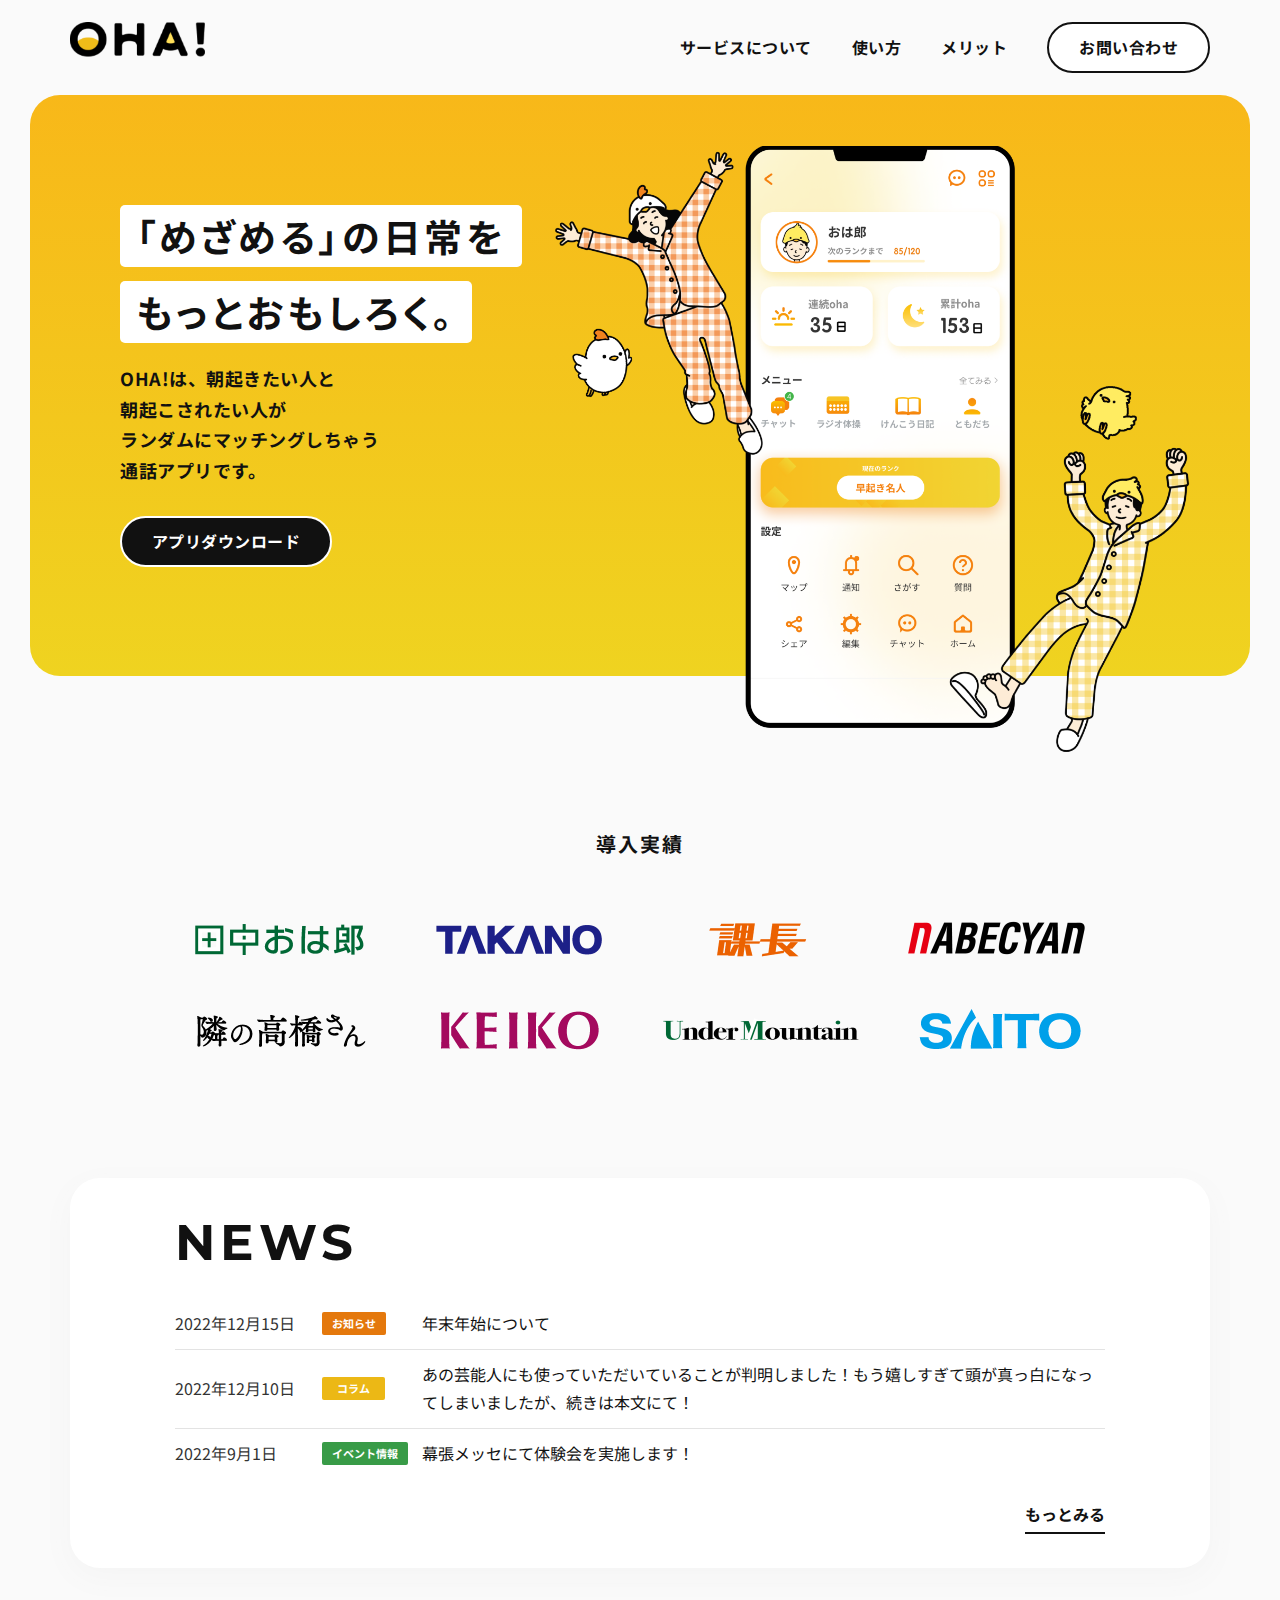
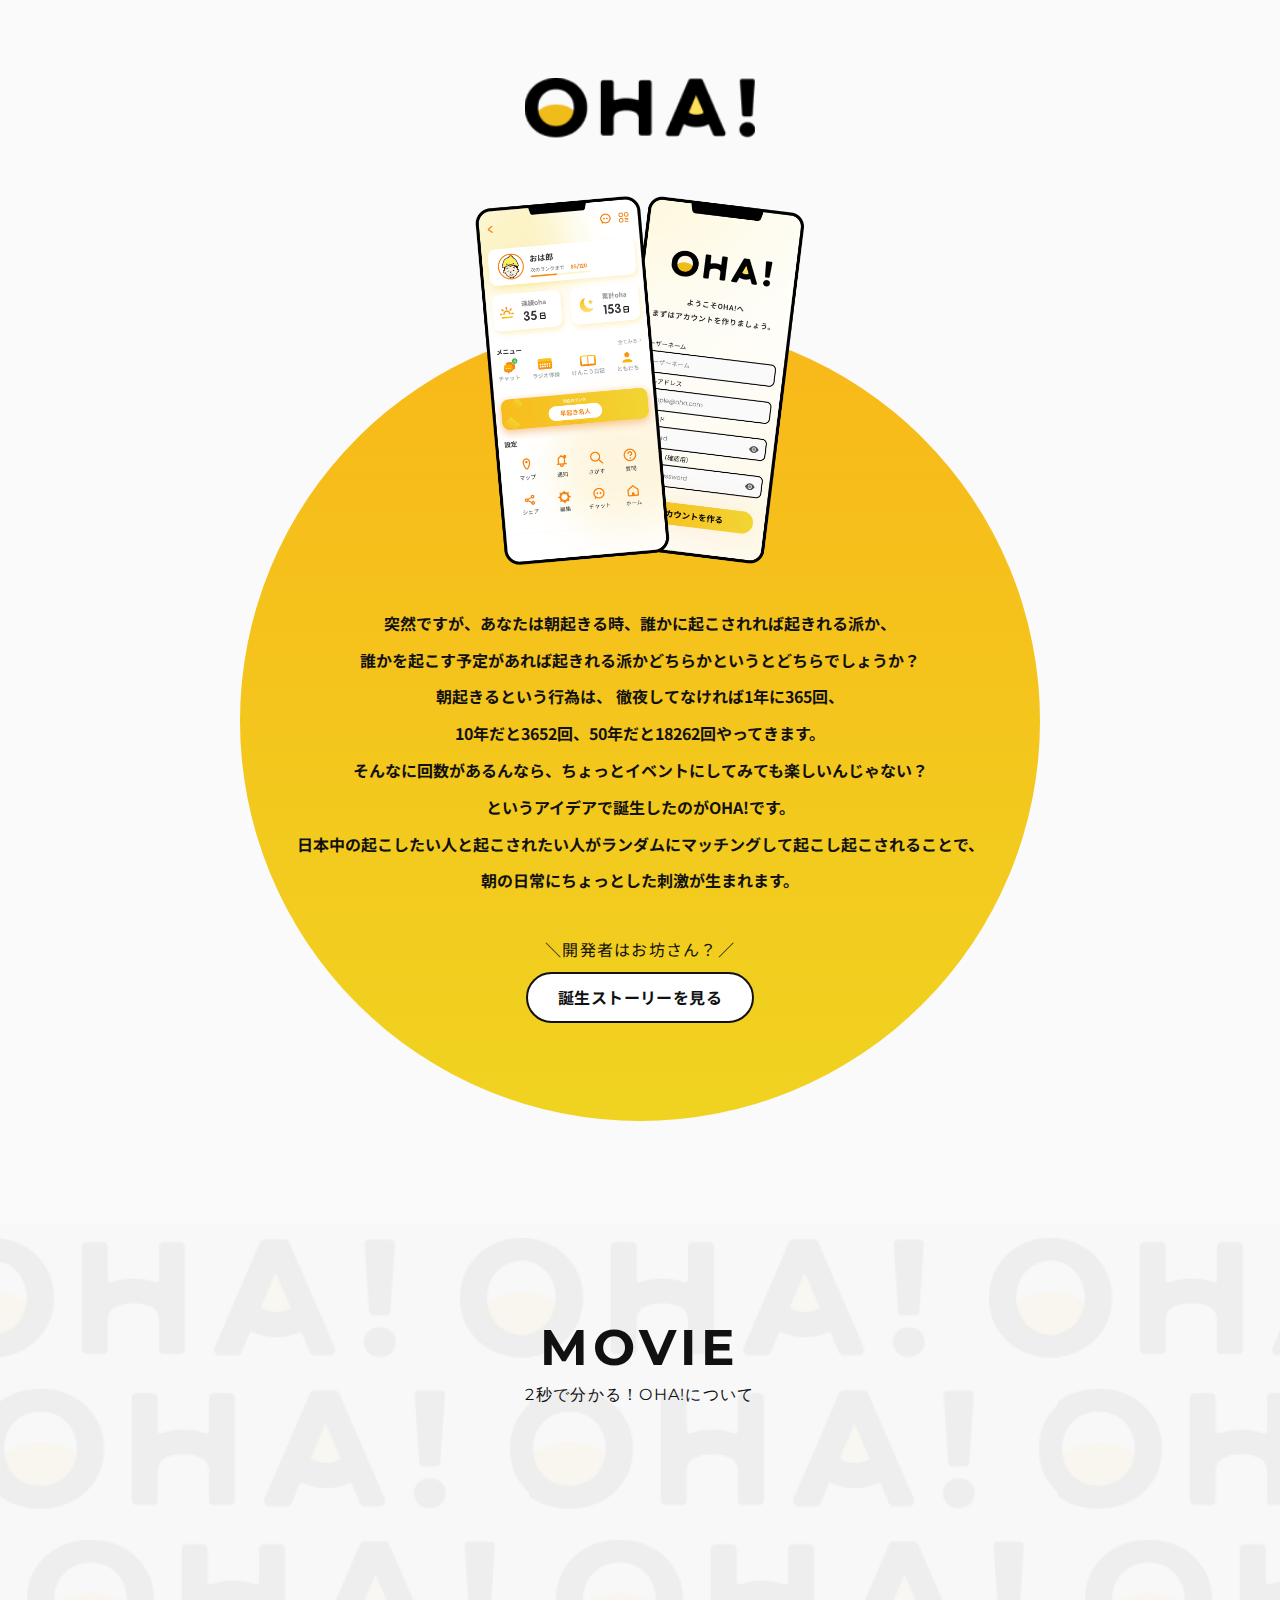
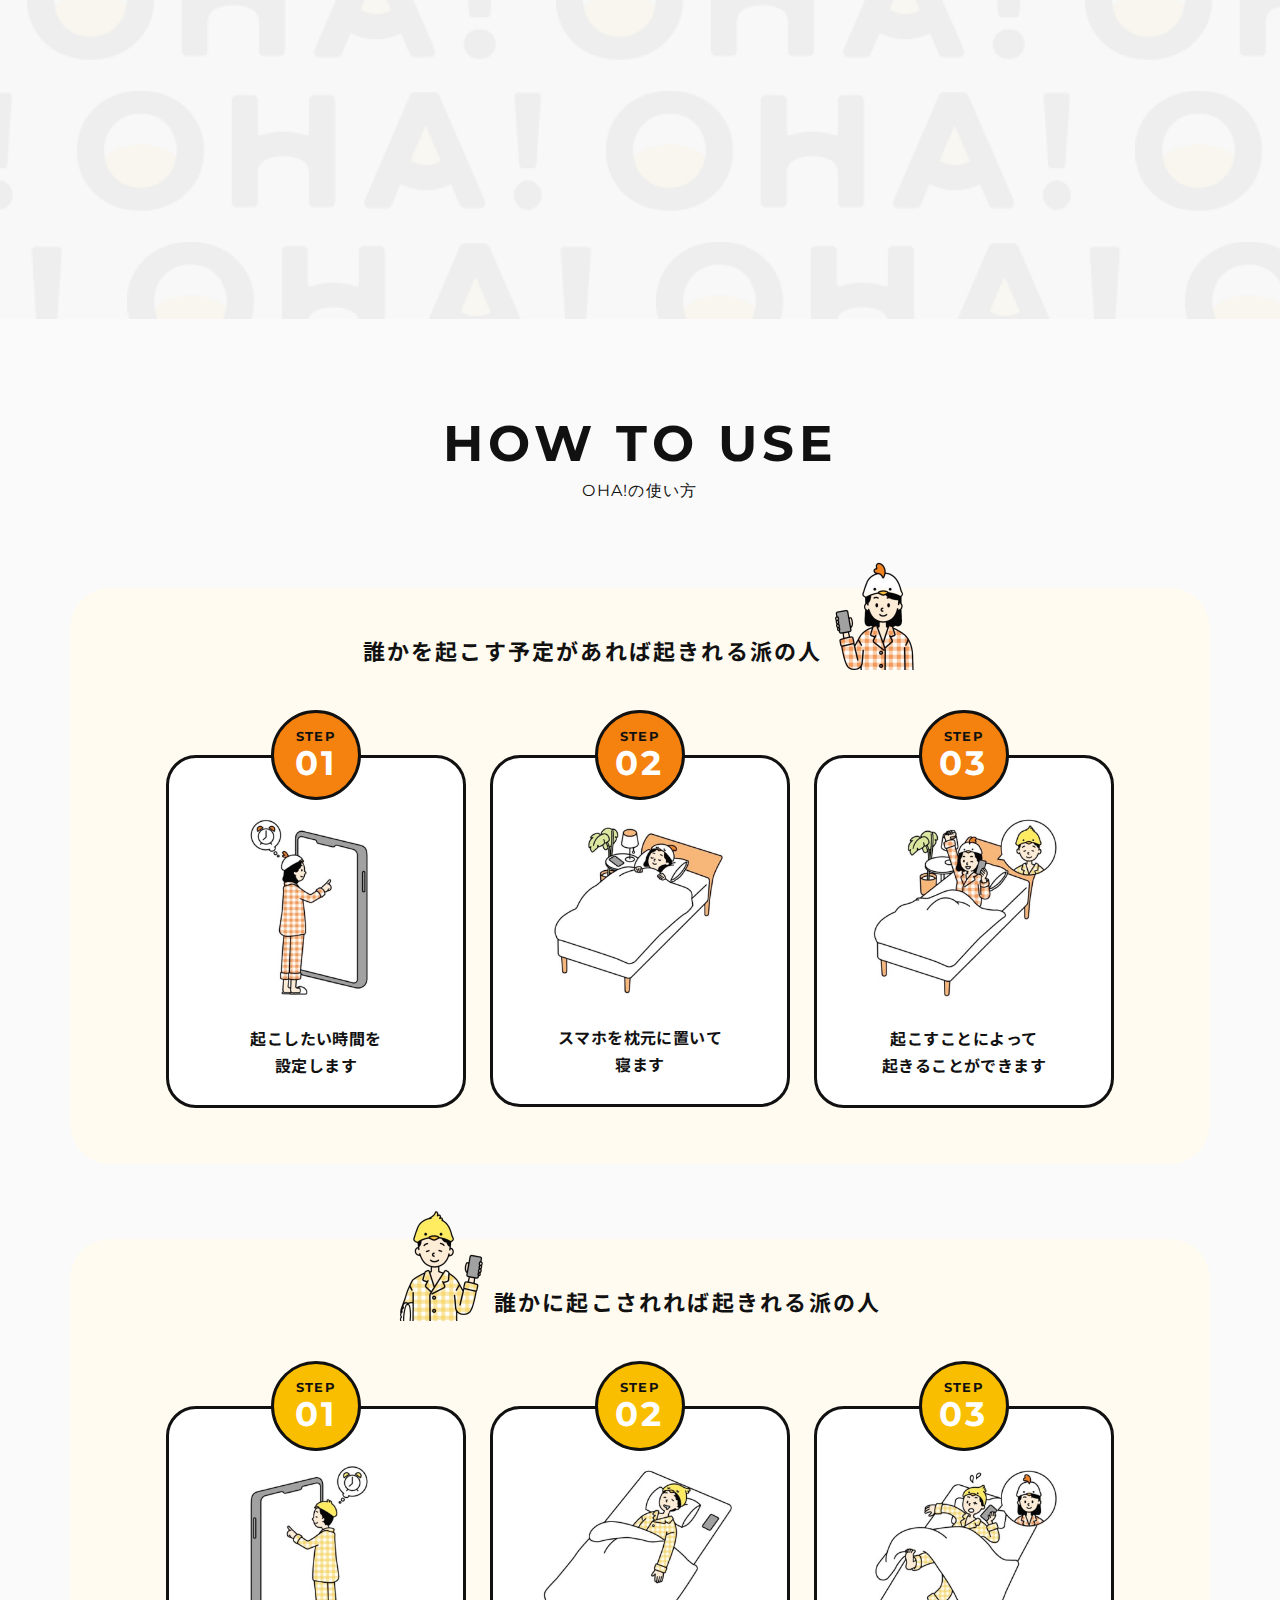
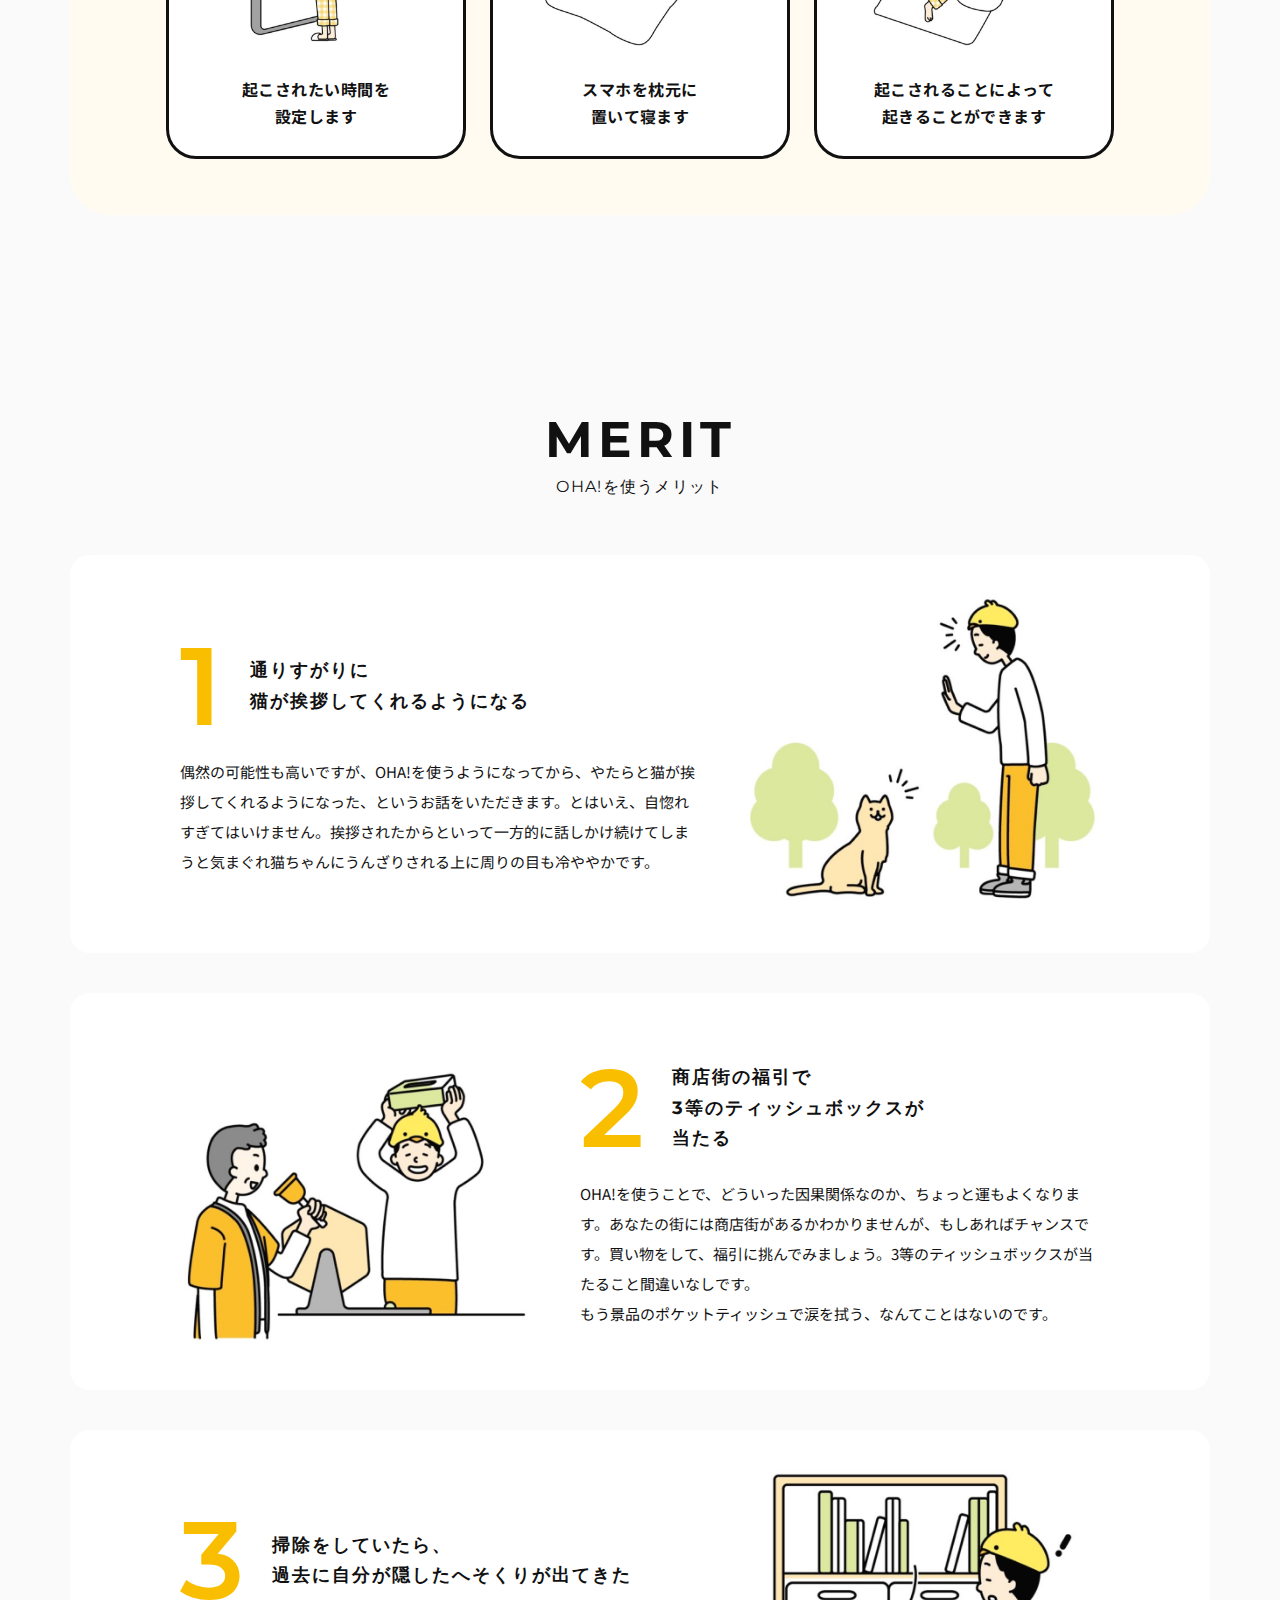
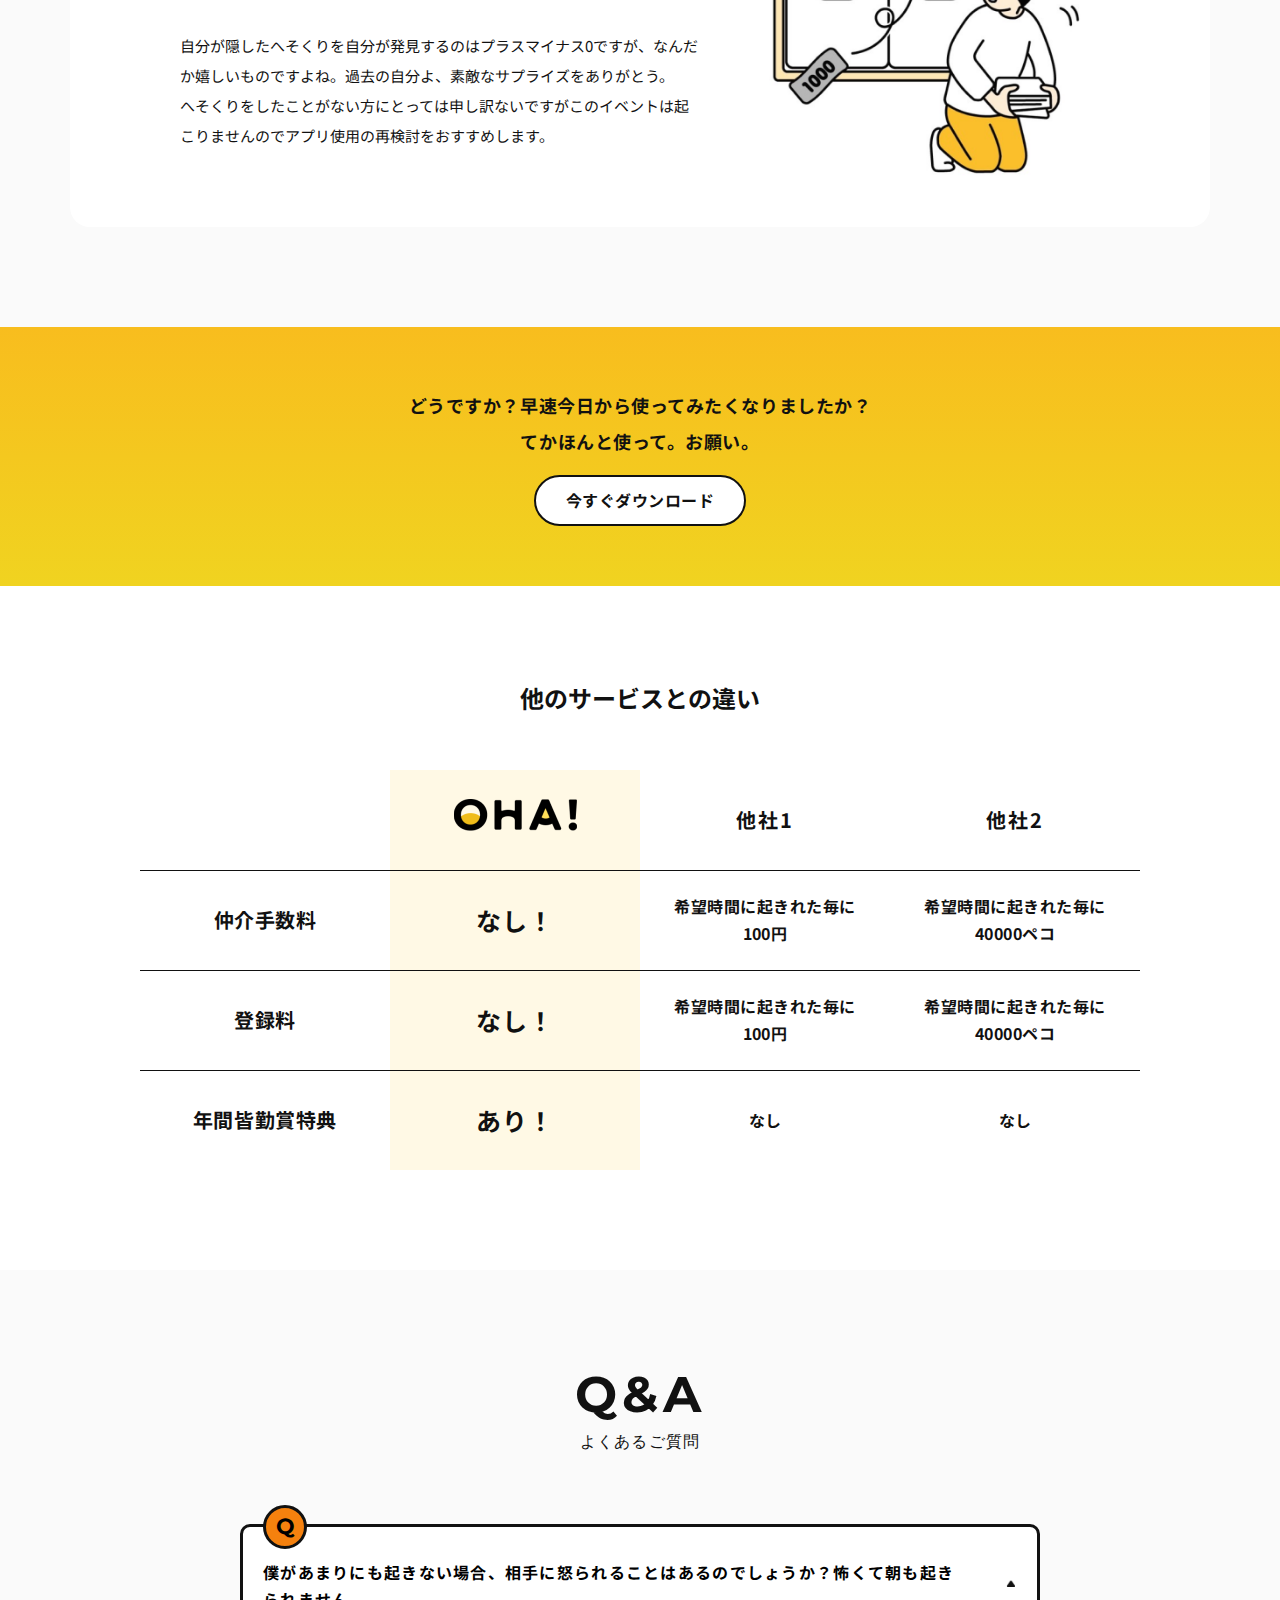
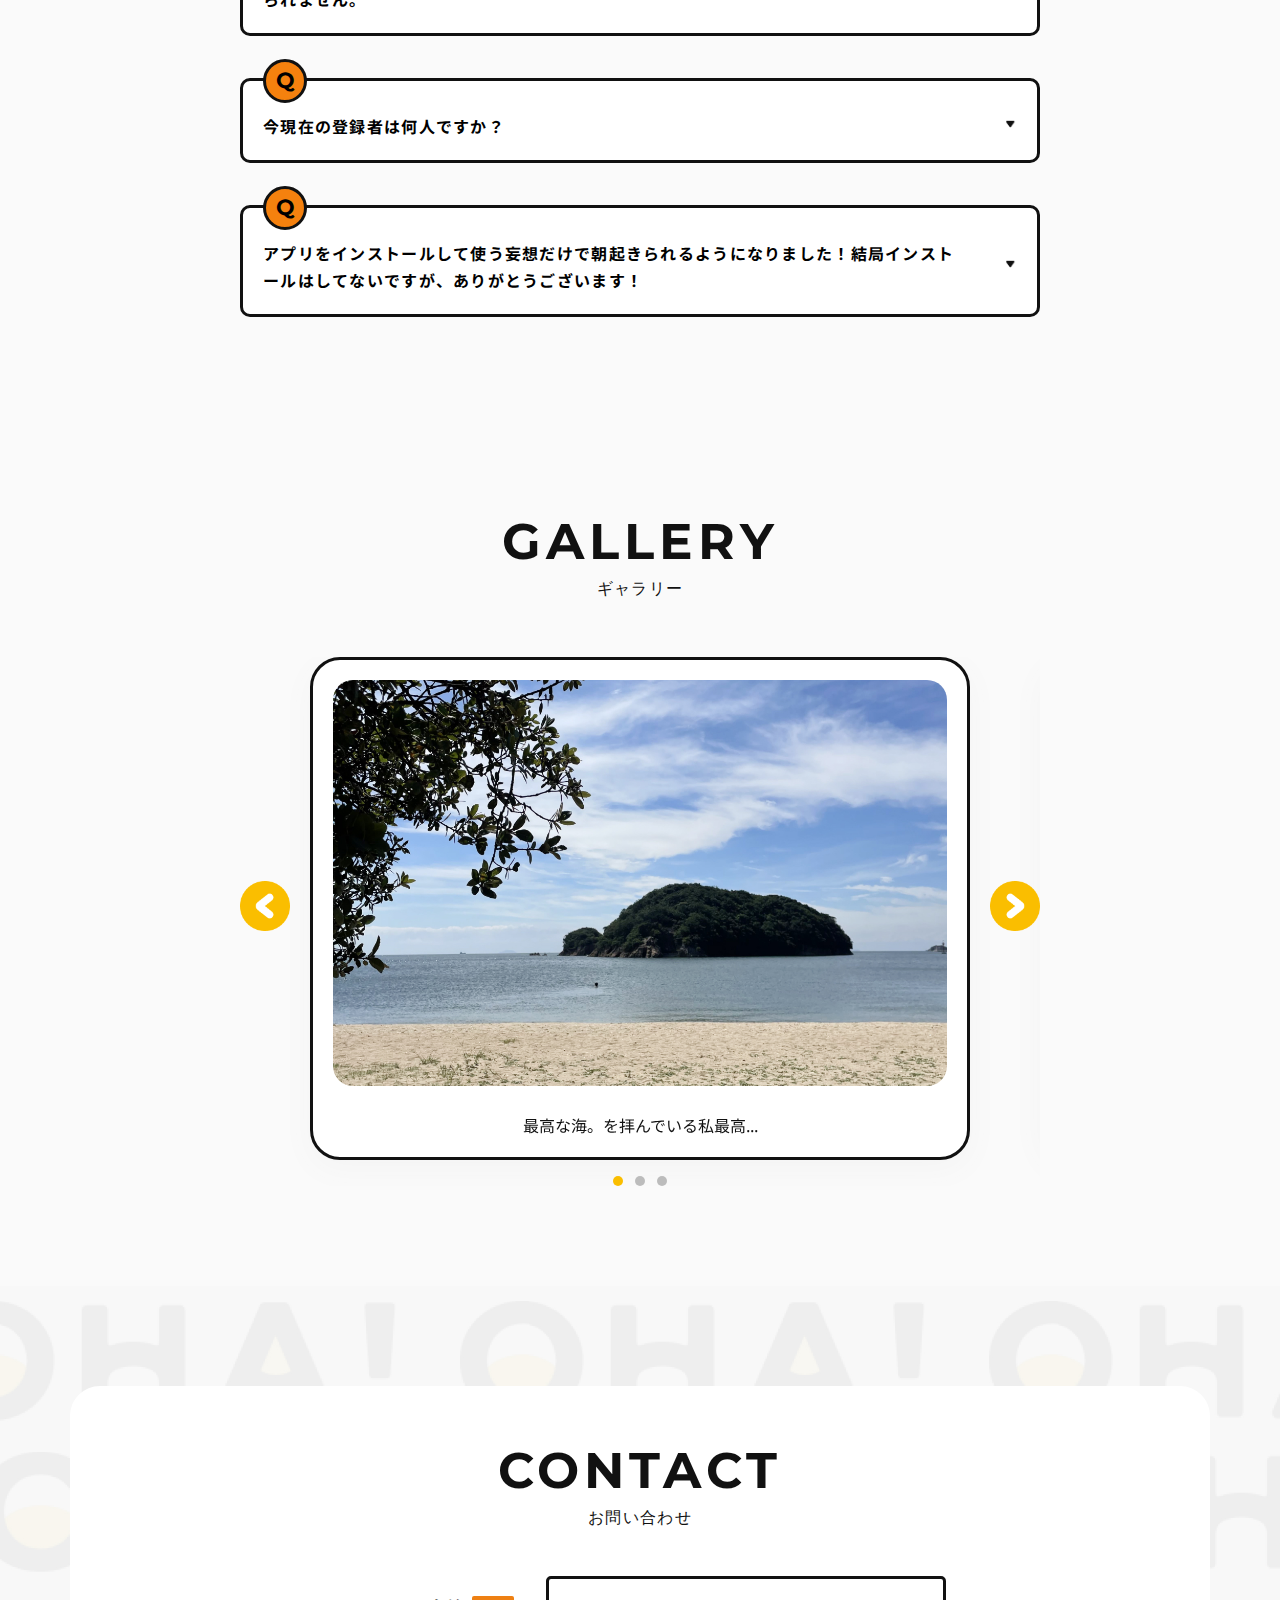
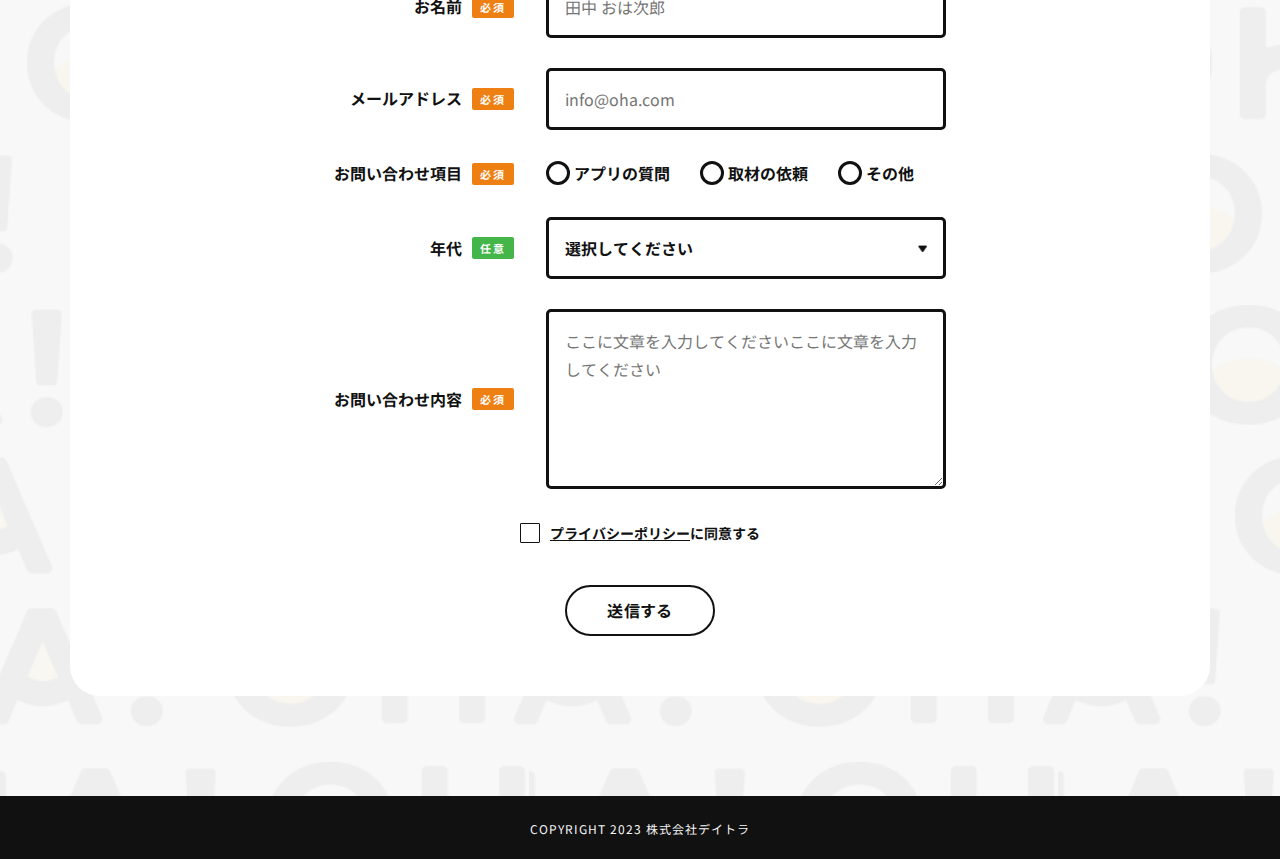
<file: 架空サイト｜サービスLP/index.html>
<!DOCTYPE html>
<html lang="ja">
<head>
    <meta charset="UTF-8">
    <meta http-equiv="X-UA-Compatible" content="IE=edge">
    <meta name="viewport" content="width=device-width, initial-scale=1.0">
    <title>【OHA!】新中級編課題</title>
    <meta name="description" content="真中級編課題【OHA!】のサイトです。">

    <!-- 検索にヒットさせないnoindexの設定 -->
    <meta name="robots" content="noindex">

    <!-- Googleフォントの読み込み -->
    <link rel="preconnect" href="https://fonts.googleapis.com">
    <link rel="preconnect" href="https://fonts.gstatic.com" crossorigin>
    <link href="https://fonts.googleapis.com/css2?family=Montserrat:ital,wght@0,100..900;1,100..900&family=Noto+Sans+JP:wght@100..900&display=swap" rel="stylesheet">

    <!-- cssの読み込み -->
    <link rel="stylesheet" href="./css/reset.css">
    <link rel="stylesheet" href="./css/style.css">

    <!-- swiperのCDNのCSS -->
    <link rel="stylesheet" href="https://cdn.jsdelivr.net/npm/swiper@11/swiper-bundle.min.css">

</head>
<body>
    <header class="header">
        <div class="header__inner">
            <h1 class="header__logo">
                <a href="" class=""><img src="./img/logo.png" alt="OHA!"></a>
            </h1>
            <nav class="header__nav">
                <a href="#about" class="header__link">サービスについて</a>
                <a href="#how-to-use" class="header__link">使い方</a>
                <a href="#merit" class="header__link">メリット</a>
                <a href="#contact" class="header__button button">お問い合わせ</a>
            </nav>
            <!-- ドロワーメニュー -->
            <button id="js-drawer-icon" class="drawer-icon">
                <span class="drawer-icon__bar"></span>
                <span class="drawer-icon__bar"></span>
                <span class="drawer-icon__bar"></span>
            </button>
        </div>
    </header>

    <!-- ドロワーコンテンツ -->
    <div id="js-drawer-content" class="drawer-content">
        <nav class="drawer-content__menu">
            <a href="#about" class="drawer-content__link">サービスについて</a>
            <a href="#how-to-use" class="drawer-content__link">使い方</a>
            <a href="#merit" class="drawer-content__link">メリット</a>
            <div class="drawer-content__button">
                <a href="#contact" class="button">お問い合わせ</a>
            </div>
        </nav>
    </div>

    <div class="mv">
        <div class="mv__inner">
            <div class="mv__content">
                <p class="mv__read">
                    <span class="mv__read1">「めざめる」の日常を</span>
                    <span class="mv__read2">もっとおもしろく。</span>
                </p>
                <p class="mv__description">OHA!は、朝起きたい人と<br>朝起こされたい人が<br>ランダムにマッチングしちゃう<br>通話アプリです。</p>
                <div class="mv__button">
                    <a href="#contact" class="button button--type2">アプリダウンロード</a>
                </div>
            </div>
            <div class="mv__image">
                <img src="./img/first-view-img.png" alt="">
            </div>
        </div>
    </div>

    <div class="case">
        <div class="case__inner">
            <h2 class="case__title">導入実績</h2>
            <div class="case__items">
                <div class="case__item"><img src="./img/case1-img.png" alt=""></div>
                <div class="case__item"><img src="./img/case2-img.png" alt=""></div>
                <div class="case__item"><img src="./img/case3-img.png" alt=""></div>
                <div class="case__item"><img src="./img/case4-img.png" alt=""></div>
                <div class="case__item"><img src="./img/case5-img.png" alt=""></div>
                <div class="case__item"><img src="./img/case6-img.png" alt=""></div>
                <div class="case__item"><img src="./img/case7-img.png" alt=""></div>
                <div class="case__item"><img src="./img/case8-img.png" alt=""></div>
            </div>
        </div>
    </div>

    <div class="news">
        <div class="news__inner inner">
            <div class="news__card">
                <h2 class="news__title">NEWS</h2>
                <div class="news__lists">
                    <a href="" class="news__list news-link">
                        <div class="news-link__meta">
                            <div class="news-link__date">2022年12月15日</div>
                            <div class="news-link__label is-news">お知らせ</div>
                        </div>
                        <h3 class="news-link__title">年末年始について</h3>
                    </a>
                    <a href="" class="news__list news-link">
                        <div class="news-link__meta">
                            <div class="news-link__date">2022年12月10日</div>
                            <div class="news-link__label is-column">コラム</div>
                        </div>
                        <h3 class="news-link__title">あの芸能人にも使っていただいていることが判明しました！もう嬉しすぎて頭が真っ白になってしまいましたが、続きは本文にて！</h3>
                    </a>
                    <a href="" class="news__list news-link">
                        <div class="news-link__meta">
                            <div class="news-link__date">2022年9月1日</div>
                            <div class="news-link__label is-event">イベント情報</div>
                        </div>
                        <h3 class="news-link__title">幕張メッセにて体験会を実施します！</h3>
                    </a>
                    <div class="news__link"><a href="">もっとみる</a></div>
                </div>
            </div>
        </div>
    </div>

    <div id="about" class="about">
        <div class="about__inner">
            <div class="about__title"><img src="./img/about.png" alt=""></div>
            <div class="about__content">
                <div class="about__image"><img src="./img/about-img.png" alt=""></div>
                <p class="about__text">突然ですが、あなたは朝起きる時、<br class="sp-only">誰かに起こされれば起きれる派か、<br> 
                    誰かを起こす予定があれば起きれる派か<br class="sp-only">どちらかというとどちらでしょうか？<br> 
                    朝起きるという行為は、<br class="sp-only"> 徹夜してなければ1年に365回、<br>
                    10年だと3652回、<br class="sp-only">50年だと18262回やってきます。<br>
                    そんなに回数があるんなら、<br class="sp-only">ちょっとイベントにしてみても<br class="sp-only">楽しいんじゃない？<br> 
                    というアイデアで誕生したのがOHA!です。<br>
                    日本中の起こしたい人と起こされたい人が<br class="sp-only">ランダムにマッチングして<br class="sp-only">起こし起こされることで、<br>朝の日常にちょっとした刺激が生まれます。
                </p>
                <div class="about__pop">＼開発者はお坊さん？／</div>
                <div class="about__button js-modal-open"><button class="button">誕生ストーリーを見る</button></div>
            </div>
        </div>
    </div>

    <dialog id="js-about-modal" class="about-modal">
        <div class="about-modal__head">
            <button class="about-modal__close-icon js-modal-close"><img src="./img/close-icon.png" alt=""></button>
        </div>
        <div class="about-modal__body">
            <p>お坊さんの師匠は、ある日自分が寝坊して仏教の講義に遅刻してしまい、急いで作ったアプリがきっかけでした。そのアプリは、自分のスマートフォンにセットした時間になると、仏教の教えをパッと思い出すようになっていました。<br>お坊さんはそのアプリを見て、自分もそんなアプリが欲しいと思い、師匠に頼んで自分専用のアプリを作ってもらったのだそうです。そして、お坊さんは太郎にそのアプリを使ってもらうように勧めました。</p>
            <p>太郎は早速、そのアプリをダウンロードして設定してみました。翌朝、セットした時間になると、スマートフォンが音を立てて仏教の教えが表示されました。「一日を立派に過ごすためには、まず朝イチで身心の健康を整えることが大切です」という教えに太郎は心を動かされ、僧侶になるかもしれないと思いました。<br>以来、太郎は毎朝ちゃんと起きることができ、授業に遅刻することはなくなりました。そして、太郎はそのアプリの効果に感服し、友人たちにも勧めるようになっていきました。そうして、そのアプリは口コミで広まり、多くの人に利用されるようになっていったのでした。</p>
        </div>
        <div class="about-modal__close-button">
            <button class="button js-modal-close">閉じる</button>
        </div>
    </dialog>

    <section class="movie">
        <div class="movie__inner">
            <div class="heading">
                <div class="heading__title-en">MOVIE</div>
                <div class="heading__title-ja">2秒で分かる！OHA!について</div>
            </div>
            <div class="movie__iframe">
                <iframe width="560" height="315" src="https://www.youtube.com/embed/4XTF16CcqPc?si=KMvTHBNhazOiGgQW" title="YouTube video player" frameborder="0" allow="accelerometer; autoplay; clipboard-write; encrypted-media; gyroscope; picture-in-picture; web-share" allowfullscreen></iframe>
            </div>
        </div>
    </section>

    <section id="how-to-use" class="how-to-use">
        <div class="how-to-use__inner inner">
            <div class="how-to-use__title">
                <div class="heading">
                    <div class="heading__title-en">HOW TO USE</div>
                    <div class="heading__title-ja">OHA!の使い方</div>
                </div>
            </div>
            <div class="how-to-use__boxes">
                <div class="how-to-use__box">
                    <div class="how-to-use__box-title">
                        誰かを起こす予定があれば<br class="sp-only">起きれる派の人
                        <img src="./img/step1-title-img.png" alt="">
                    </div>
                    <div class="how-to-use__steps">
                        <div class="how-to-use__step">
                            <div class="step-box">
                                <div class="step-box__head">
                                    <div class="step-box__head-text">STEP</div>
                                    <div class="step-box__head-number">01</div>
                                </div>
                                <div class="step-box__body">
                                    <div class="step-box__image"><img src="./img/step1-1-img.png" alt=""></div>
                                    <p class="step-box__text">起こしたい時間を<br>設定します</p>
                                </div>
                            </div>
                        </div>
                        <div class="how-to-use__step">
                            <div class="step-box">
                                <div class="step-box__head">
                                    <div class="step-box__head-text">STEP</div>
                                    <div class="step-box__head-number">02</div>
                                </div>
                                <div class="step-box__body">
                                    <div class="step-box__image"><img src="./img/step1-2-img.png" alt=""></div>
                                    <p class="step-box__text">スマホを枕元に置いて<br>寝ます</p>
                                </div>
                            </div>
                        </div>
                        <div class="how-to-use__step">
                            <div class="step-box">
                                <div class="step-box__head">
                                    <div class="step-box__head-text">STEP</div>
                                    <div class="step-box__head-number">03</div>
                                </div>
                                <div class="step-box__body">
                                    <div class="step-box__image"><img src="./img/step1-3-img.png" alt=""></div>
                                    <p class="step-box__text">起こすことによって<br>起きることができます</p>
                                </div>
                            </div>

                        </div>
                    </div>
                </div>
                <div class="how-to-use__box is-type2">
                    <div class="how-to-use__box-title">
                        誰かに起こされれば<br class="sp-only">起きれる派の人
                        <img src="./img/step2-title-img.png" alt="">
                    </div>
                    <div class="how-to-use__steps">
                        <div class="how-to-use__step">
                            <div class="step-box">
                                <div class="step-box__head">
                                    <div class="step-box__head-text">STEP</div>
                                    <div class="step-box__head-number">01</div>
                                </div>
                                <div class="step-box__body">
                                    <div class="step-box__image"><img src="./img/step2-1-img.png" alt=""></div>
                                    <p class="step-box__text">起こされたい時間を<br>設定します</p>
                                </div>
                            </div>

                        </div>
                        <div class="how-to-use__step">
                            <div class="step-box">
                                <div class="step-box__head">
                                    <div class="step-box__head-text">STEP</div>
                                    <div class="step-box__head-number">02</div>
                                </div>
                                <div class="step-box__body">
                                    <div class="step-box__image"><img src="./img/step2-2-img.png" alt=""></div>
                                    <p class="step-box__text">スマホを枕元に<br>置いて寝ます</p>
                                </div>
                            </div>

                        </div>
                        <div class="how-to-use__step">
                            <div class="step-box">
                                <div class="step-box__head">
                                    <div class="step-box__head-text">STEP</div>
                                    <div class="step-box__head-number">03</div>
                                </div>
                                <div class="step-box__body">
                                    <div class="step-box__image"><img src="./img/step2-3-img.png" alt=""></div>
                                    <p class="step-box__text">起こされることによって<br>起きることができます</p>
                                </div>
                            </div>
                        </div>
                    </div>
                </div>
            </div>
        </div>
    </section>

    <section id="merit" class="merit">
        <div class="merit__inner inner">
            <div class="merit__title">
                <div class="heading">
                    <div class="heading__title-en">MERIT</div>
                    <div class="heading__title-ja">OHA!を使うメリット</div>
                </div>
            </div>
            <div class="merit__boxes">
                <div class="merit__box">
                    <div class="merit-box">
                        <div class="merit-box__content">
                            <div class="merit-box__image"><img src="./img/merit1-img.png" alt=""></div>
                            <div class="merit-box__body">
                                <h3 class="merit-box__body-head">
                                    <div class="merit-box__number">1</div>
                                    <div class="merit-box__title">通りすがりに<br>猫が挨拶してくれるようになる</div>
                                </h3>
                                <p class="merit-box__text">偶然の可能性も高いですが、OHA!を使うようになってから、やたらと猫が挨拶してくれるようになった、というお話をいただきます。とはいえ、自惚れすぎてはいけません。挨拶されたからといって一方的に話しかけ続けてしまうと気まぐれ猫ちゃんにうんざりされる上に周りの目も冷ややかです。</p>
                            </div>
                        </div>
                    </div>
                </div>
                <div class="merit__box">
                    <div class="merit-box is-reverse">
                        <div class="merit-box__content">
                            <div class="merit-box__image"><img src="./img/merit2-img.png" alt=""></div>
                            <div class="merit-box__body">
                                <h3 class="merit-box__body-head">
                                    <div class="merit-box__number">2</div>
                                    <div class="merit-box__title">商店街の福引で<br>3等のティッシュボックスが<br>当たる</div>
                                </h3>
                                <p class="merit-box__text">
                                    OHA!を使うことで、どういった因果関係なのか、ちょっと運もよくなります。あなたの街には商店街があるかわかりませんが、もしあればチャンスです。買い物をして、福引に挑んでみましょう。3等のティッシュボックスが当たること間違いなしです。<br>
                                    もう景品のポケットティッシュで涙を拭う、なんてことはないのです。
                                </p>
                            </div>
                        </div>
                    </div>
                </div>
                <div class="merit__box">
                    <div class="merit-box">
                        <div class="merit-box__content">
                            <div class="merit-box__image"><img src="./img/merit3-img.png" alt=""></div>
                            <div class="merit-box__body">
                                <h3 class="merit-box__body-head">
                                    <div class="merit-box__number">3</div>
                                    <div class="merit-box__title">掃除をしていたら、<br>過去に自分が隠した<br class="sp-only">へそくりが出てきた</div>
                                </h3>
                                <p class="merit-box__text">
                                    自分が隠したへそくりを自分が発見するのはプラスマイナス0ですが、なんだか嬉しいものですよね。過去の自分よ、素敵なサプライズをありがとう。<br>
                                    へそくりをしたことがない方にとっては申し訳ないですがこのイベントは起こりませんのでアプリ使用の再検討をおすすめします。
                                </p>
                            </div>
                        </div>
                    </div>
                </div>
            </div>
        </div>
    </section>

    <div class="cta">
        <div class="cta__inner inner">
            <p class="cta__text">どうですか？<br class="sp-only">早速今日から使ってみたくなりましたか？<br>てかほんと使って。お願い。</p>
            <div class="cta__button">
                <a href="#contact" class="button">今すぐダウンロード</a>
            </div>
        </div>
    </div>

    <div class="compare">
        <div class="compare__inner inner">
            <div class="compare__title">他のサービスとの違い</div>
            <div class="compare__content">
                <table class="compare__table">
                    <thead>
                        <tr>
                            <th></th>
                            <th><img src="./img/compare-logo.png" alt=""></th>
                            <th>他社1</th>
                            <th>他社2</th>
                        </tr>
                    </thead>
                    <tbody>
                        <tr>
                            <th>仲介手数料</th>
                            <td>なし！</td>
                            <td>希望時間に起きれた毎に<br>100円</td>
                            <td>希望時間に起きれた毎に<br>40000ペコ</td>
                        </tr>
                        <tr>
                            <th>登録料</th>
                            <td>なし！</td>
                            <td>希望時間に起きれた毎に<br>100円</td>
                            <td>希望時間に起きれた毎に<br>40000ペコ</td>
                        </tr>
                        <tr>
                            <th>年間皆勤賞特典</th>
                            <td>あり！</td>
                            <td>なし</td>
                            <td>なし</td>
                        </tr>
                    </tbody>
                </table>
            </div>
            <div class="compare__attention sp-only">横にスクロールできます</div>
        </div>
    </div>

    <section class="qa">
        <div class="qa__inner inner">
            <div class="qa__title">
                <div class="heading">
                    <div class="heading__title-en">Q&A</div>
                    <div class="heading__title-ja">よくあるご質問</div>
                </div>
            </div>
            <div class="qa__boxes">
                <div class="qa__box qa-box is-open">
                    <button type="button" class="qa-box__head js-accordion">
                        <span class="qa-box__head-icon">Q</span>
                        <span class="qa-box__head-text">僕があまりにも起きない場合、相手に怒られることはあるのでしょうか？怖くて朝も起きられません。</span>
                    </button>
                    <div class="qa-box__body">
                        <div class="qa-box__a">
                            <span class="qa-box__a-icon">A</span>
                            <span class="qa-box__a-text">残念ながら、相手によります。</span>
                        </div>
                    </div>
                </div>
                <div class="qa__box qa-box">
                    <button type="button" class="qa-box__head js-accordion">
                        <span class="qa-box__head-icon">Q</span>
                        <span class="qa-box__head-text">今現在の登録者は何人ですか？</span>
                    </button>
                    <div class="qa-box__body">
                        <div class="qa-box__a">
                            <span class="qa-box__a-icon">A</span>
                            <span class="qa-box__a-text">現在の登録者は150万人(から149.998万人を引いた人数)です。この文を2行にしたいのでもう一度言います。現在の登録者は150万人(から149.998万人を引いた人数)です！</span>
                        </div>
                    </div>
                </div>
                <div class="qa__box qa-box">
                    <button type="button" class="qa-box__head js-accordion">
                        <span class="qa-box__head-icon">Q</span>
                        <span class="qa-box__head-text">アプリをインストールして使う妄想だけで朝起きられるようになりました！結局インストールはしてないですが、ありがとうございます！</span>
                    </button>
                    <div class="qa-box__body">
                        <div class="qa-box__a">
                            <span class="qa-box__a-icon">A</span>
                            <span class="qa-box__a-text">それはよかったです！しかしインストールはしてほしかった！！！</span>
                        </div>
                    </div>
                </div>
            </div>

        </div>
    </section>

    <section class="gallery">
        <div class="gallery__inner inner">
            <div class="gallery__title">
                <div class="heading">
                    <div class="heading__title-en">GALLERY</div>
                    <div class="heading__title-ja">ギャラリー</div>
                </div>
            </div>
            <div class="gallery__slider">
                <!-- Slider main container -->
                <div id="js-gallery-swiper" class="swiper gallery__swiper">
                    <!-- Additional required wrapper -->
                    <div class="swiper-wrapper">
                        <!-- Slides -->
                        <div class="swiper-slide gallery__slide">
                            <div class="gallery-card">
                                <div class="gallery-card__image"><img src="./img/gallery-1.png" alt=""></div>
                                <p class="gallery-card__text">最高な海。を拝んでいる私最高...</p>
                            </div>
                        </div>
                        <div class="swiper-slide gallery__slide">
                            <div class="gallery-card">
                                <div class="gallery-card__image"><img src="./img/gallery-2.png" alt=""></div>
                                <p class="gallery-card__text">モーニングは一番のり。今日も私えらい。</p>
                            </div>
                        </div>
                        <div class="swiper-slide gallery__slide">
                            <div class="gallery-card">
                                <div class="gallery-card__image"><img src="./img/gallery-3.png" alt=""></div>
                                <p class="gallery-card__text">風車のある公園ヨガ。みんな私に釘付け。</p>
                            </div>
                        </div>
                    </div>
                    <!-- pagination -->
                    <div id="js-gallery-pagination" class="swiper-pagination gallery__pagination"></div>
                
                    <!-- navigation buttons -->
                    <div id="js-gallery-prev" class="swiper-button-prev gallery__prev"></div>
                    <div id="js-gallery-next" class="swiper-button-next gallery__next"></div>
                </div>
            </div>
        </div>
    </section>


    <section id="contact" class="contact">
        <div class="contact__inner inner">
            <div class="contact__box">
                <div class="contact__title">
                    <div class="heading">
                        <div class="heading__title-en">CONTACT</div>
                        <div class="heading__title-ja">お問い合わせ</div>
                    </div>
                </div>
                <form class="contact__form">
                    <div class="contact__fields">
                        <div class="contact__field">
                            <div class="form-field">
                                <div class="form-field__head">
                                    <label for="your-name" class="form-field__label">お名前</label>
                                    <span class="form-field__tag">必須</span>
                                </div>
                                <div class="form-field__item">
                                    <input class="form-text" type="text" name="" id="your-name" placeholder="田中 おは次郎">
                                </div>
                            </div>
                        </div>
                        <div class="contact__field">
                            <div class="form-field">
                                <div class="form-field__head">
                                    <label for="your-name" class="form-field__label">メールアドレス</label>
                                    <span class="form-field__tag">必須</span>
                                </div>
                                <div class="form-field__item">
                                    <input class="form-text" type="text" name="" id="your-name" placeholder="info@oha.com">
                                </div>
                            </div>
                        </div>
                        <div class="contact__field">
                            <div class="form-field">
                                <div class="form-field__head">
                                    <div class="form-field__label">お問い合わせ項目</div>
                                    <span class="form-field__tag">必須</span>
                                </div>
                                <div class="form-field__item">
                                    <div class="form-field__radios">
                                        <label class="form-field__radio">
                                            <input type="radio" name="your-radio" id="" >
                                            <span class="form-field__radio-text">アプリの質問</span>
                                        </label>
                                        <label class="form-field__radio">
                                            <input type="radio" name="your-radio" id="" >
                                            <span class="form-field__radio-text">取材の依頼</span>
                                        </label>
                                        <label class="form-field__radio">
                                            <input type="radio" name="your-radio" id="">
                                            <span class="form-field__radio-text">その他</span>
                                        </label>
                                    </div>
                                </div>
                            </div>
                        </div>
                        <div class="contact__field">
                            <div class="form-field">
                                <div class="form-field__head">
                                    <label for="your-age" class="form-field__label">年代</label>
                                    <span class="form-field__tag is-option">任意</span>
                                </div>
                                <div class="form-field__item">
                                    <select name="" id="your-age">
                                        <option value="">選択してください</option>
                                        <option value="">10代</option>
                                        <option value="">20代</option>
                                        <option value="">30代</option>
                                        <option value="">40代</option>
                                        <option value="">50代</option>
                                        <option value="">60代</option>
                                        <option value="">70代</option>
                                        <option value="">80代</option>
                                    </select>
                                </div>
                            </div>
                        </div>
                        <div class="contact__field">
                            <div class="form-field">
                                <div class="form-field__head">
                                    <label for="your-message" class="form-field__label">お問い合わせ内容</label>
                                    <span class="form-field__tag">必須</span>
                                </div>
                                <div class="form-field__item">
                                    <textarea class="form-text" name="" id="your-message" cols="30" rows="10" placeholder="ここに文章を入力してくださいここに文章を入力してください"></textarea>
                                </div>
                            </div>
                        </div>
                    </div>
                    <div class="contact__privacy">
                        <label class="form-checkbox">
                            <input type="checkbox" name="" id="" class="form-checkbox__input">
                            <span class="form-checkbox__text"><a href="" target="_blank">プライバシーポリシー</a>に同意する</span>
                        </label>
                    </div>
                    <div class="contact__button">
                        <input type="submit" value="送信する" class="button">
                    </div>
                </form>
            </div>
        </div>
    </section>

    <footer class="footer">
        <div class="footer__inner inner">
            <small class="footer__copyright">COPYRIGHT 2023 株式会社デイトラ </small>
        </div>
    </footer>

    <a href="#" class="pagetop" id="js-pagetop"><img src="./img/pagetop-img.png" alt=""></a>

    <!-- Swiperのスクリプト -->
    <script src="https://cdn.jsdelivr.net/npm/swiper@11/swiper-bundle.min.js"></script>

    <!-- Jquery -->
    <script src="https://ajax.googleapis.com/ajax/libs/jquery/3.7.1/jquery.min.js"></script>
    <script src="./js/script.js"></script>
</body>
</html>
</file>
<file: 架空サイト｜サービスLP/css/style.css>
body {
  font-size: 16px;
  line-height: 1.7;
  color: #111;
  font-family: "Noto Sans JP", sans-serif;
  background: #fafafa;
}

.pc-only {
  display: none;
}
@media screen and (min-width: 768px) {
  .pc-only {
    display: block;
  }
}

.sp-only {
  display: block;
}
@media screen and (min-width: 768px) {
  .sp-only {
    display: none;
  }
}

.inner {
  padding-left: 15px;
  padding-right: 15px;
}
@media screen and (min-width: 768px) {
  .inner {
    padding-left: 30px;
    padding-right: 30px;
    max-width: 1200px;
    margin: 0 auto;
  }
}

.heading {
  text-align: center;
  font-family: "Montserrat", sans-serif;
}

.heading__title-en {
  font-size: 38px;
  font-weight: 700;
  line-height: 1;
  letter-spacing: 3.8px;
}
@media screen and (min-width: 768px) {
  .heading__title-en {
    font-size: 50px;
    letter-spacing: 5px;
  }
}

.heading__title-ja {
  font-size: 14px;
  font-weight: 400;
  line-height: 1;
  letter-spacing: 1.12px;
  margin-top: 14px;
}
@media screen and (min-width: 768px) {
  .heading__title-ja {
    font-size: 16px;
    letter-spacing: 1.28px;
  }
}

.button {
  font-weight: 700;
  letter-spacing: 0.48px;
  display: inline-block;
  padding: 10px 30px;
  border-radius: 60px;
  border: 2px solid #111;
  background: #fff;
  font-size: 16px;
  line-height: 1.7;
  color: #111;
  min-width: 150px;
  text-align: center;
  -webkit-transition: all 0.3s;
  transition: all 0.3s;
}
.button:hover {
  background: #FABE00;
}
.button--type2 {
  background: #111;
  color: #fff;
  border: 2px solid #FFF;
  -webkit-transition: all 0.3s;
  transition: all 0.3s;
}
.button--type2:hover {
  background: #fff;
  color: #111;
  border: 2px solid #111;
}

.header__inner {
  display: -webkit-box;
  display: -ms-flexbox;
  display: flex;
  -webkit-box-pack: justify;
      -ms-flex-pack: justify;
          justify-content: space-between;
  padding: 22px 15px;
}
@media screen and (min-width: 768px) {
  .header__inner {
    max-width: 1200px;
    padding-left: 30px;
    padding-right: 30px;
    margin: 0 auto;
  }
}

.header__logo a img {
  display: block;
  width: 100px;
}
@media screen and (min-width: 768px) {
  .header__logo a img {
    width: 135px;
  }
}

.header__nav {
  display: none;
}
@media screen and (min-width: 768px) {
  .header__nav {
    display: -webkit-box;
    display: -ms-flexbox;
    display: flex;
    -webkit-box-align: center;
        -ms-flex-align: center;
            align-items: center;
    gap: 40px;
  }
}

.header__link {
  font-weight: 700;
  letter-spacing: 0.48px;
  -webkit-transition: all 0.3s;
  transition: all 0.3s;
}
.header__link:hover {
  color: #F5810E;
}

.drawer-icon {
  width: 36px;
  height: 21px;
  position: relative;
  z-index: 51;
}
@media screen and (min-width: 768px) {
  .drawer-icon {
    display: none;
  }
}
.drawer-icon.is-checked .drawer-icon__bar:nth-of-type(1) {
  -webkit-transform: rotate(30deg);
          transform: rotate(30deg);
  top: 10px;
}
.drawer-icon.is-checked .drawer-icon__bar:nth-of-type(2) {
  display: none;
}
.drawer-icon.is-checked .drawer-icon__bar:nth-of-type(3) {
  -webkit-transform: rotate(-30deg);
          transform: rotate(-30deg);
  top: 10px;
}

.drawer-icon__bar {
  position: absolute;
  top: 0;
  left: 0;
  width: 36px;
  height: 3px;
  border-radius: 6px;
  background: #111;
  -webkit-transition: all 0.3s ease;
  transition: all 0.3s ease;
}
.drawer-icon__bar:nth-of-type(2) {
  top: 9px;
}
.drawer-icon__bar:nth-of-type(3) {
  top: 18px;
}

.drawer-content {
  width: 320px;
  height: 100%;
  position: fixed;
  top: 0;
  right: 0;
  background: #F7BA1A;
  z-index: 50;
  padding: 86px 40px 4px;
  -webkit-transition: all 0.3s;
  transition: all 0.3s;
  -webkit-transform: translateX(100%);
          transform: translateX(100%);
}
.drawer-content.is-checked {
  -webkit-transform: translateX(0%);
          transform: translateX(0%);
}

.drawer-content__link {
  display: block;
  padding-top: 14px;
  padding-bottom: 14px;
  text-align: right;
  font-weight: 700;
  letter-spacing: 0.48px;
}

.drawer-content__button {
  margin-top: 14px;
  text-align: right;
}

.mv {
  border-radius: 20px;
  max-width: calc(100% - 30px);
  margin: 0 auto;
  background: -webkit-gradient(linear, left top, left bottom, from(#F8B819), to(#EFD320));
  background: linear-gradient(180deg, #F8B819 0%, #EFD320 100%);
}
@media screen and (min-width: 768px) {
  .mv {
    border-radius: 30px;
    max-width: calc(100% - 60px);
  }
}

.mv__inner {
  padding: 50px 20px 255px;
  position: relative;
}
@media screen and (min-width: 768px) {
  .mv__inner {
    padding-top: 110px;
    padding-bottom: 109px;
    max-width: 1100px;
    padding-left: 30px;
    padding-right: 30px;
    margin: 0 auto;
  }
}

.mv__read1,
.mv__read2 {
  -webkit-font-feature-settings: "palt" on;
          font-feature-settings: "palt" on;
  font-size: 22px;
  font-weight: 700;
  line-height: 1;
  letter-spacing: 2.2px;
  border-radius: 5px;
  background: #FFF;
  padding: 10px;
  display: block;
  width: -webkit-fit-content;
  width: -moz-fit-content;
  width: fit-content;
  margin: 0 auto;
}
@media screen and (min-width: 768px) {
  .mv__read1,
  .mv__read2 {
    margin-left: 0;
    margin-right: 0;
    font-size: 38px;
    letter-spacing: 3.8px;
    padding: 12px 16px;
  }
}

.mv__read2 {
  margin-top: 8px;
}
@media screen and (min-width: 768px) {
  .mv__read2 {
    margin-top: 14px;
  }
}

.mv__description {
  text-align: center;
  letter-spacing: 0.48px;
  font-weight: 700;
  margin-top: 26px;
}
@media screen and (min-width: 768px) {
  .mv__description {
    text-align: left;
    font-size: 18px;
    letter-spacing: 0.54px;
    margin-top: 20px;
  }
}

.mv__button {
  margin-top: 22px;
  text-align: center;
}
@media screen and (min-width: 768px) {
  .mv__button {
    text-align: left;
    margin-top: 30px;
  }
}
.mv__image {
  position: absolute;
  right: 0;
  bottom: -108px;
  width: 100%;
  text-align: center;
}
@media screen and (min-width: 768px) {
  .mv__image {
    width: 57.6923076923%;
    text-align: right;
    bottom: -88px;
  }
}
.mv__image img {
  width: 345px;
  max-width: 100%;
}
@media screen and (min-width: 768px) {
  .mv__image img {
    width: 100%;
  }
}

.case {
  margin-top: 108px;
  padding-top: 60px;
  padding-bottom: 60px;
}
@media screen and (min-width: 768px) {
  .case {
    margin-top: 88px;
    padding-top: 70px;
    padding-bottom: 50px;
  }
}

.case__inner {
  padding-left: 40px;
  padding-right: 40px;
}
@media screen and (min-width: 768px) {
  .case__inner {
    max-width: 1000px;
    margin: 0 auto;
  }
}

.case__title {
  font-size: 18px;
  font-weight: 700;
  line-height: 1;
  letter-spacing: 1.8px;
  text-align: center;
}
@media screen and (min-width: 768px) {
  .case__title {
    font-size: 20px;
    letter-spacing: 2px;
  }
}

.case__items {
  display: grid;
  grid-template-columns: repeat(2, 1fr);
  gap: 22px 15px;
  margin-top: 30px;
}
@media screen and (min-width: 768px) {
  .case__items {
    grid-template-columns: repeat(4, 1fr);
    gap: 26px 40px;
    margin-top: 54px;
  }
}

.case__item {
  text-align: center;
}
.news {
  padding-top: 60px;
  padding-bottom: 60px;
}

.news__card {
  border-radius: 20px;
  background: #FFF;
  -webkit-box-shadow: 0px 9px 30px 0px #F4F4F4;
          box-shadow: 0px 9px 30px 0px #F4F4F4;
  padding: 40px 12px;
}
@media screen and (min-width: 768px) {
  .news__card {
    border-radius: 30px;
    padding-top: 40px;
    padding-bottom: 34px;
    padding-left: 9.2105263158%;
    padding-right: 9.2105263158%;
  }
}

.news__title {
  font-family: "Montserrat", sans-serif;
  font-size: 38px;
  font-weight: 700;
  line-height: 1;
  letter-spacing: 3.8px;
  text-align: center;
}
@media screen and (min-width: 768px) {
  .news__title {
    font-size: 50px;
    letter-spacing: 5px;
    -moz-text-align-last: left;
         text-align-last: left;
  }
}

.news__lists {
  margin-top: 28px;
}
@media screen and (min-width: 768px) {
  .news__lists {
    margin-top: 30px;
  }
}

.news__list:nth-child(n+2) {
  position: relative;
}
.news__list:nth-child(n+2)::before {
  content: "";
  position: absolute;
  width: 100%;
  height: 1px;
  top: 0;
  left: 0;
  background: #E3E3E3;
}

.news-link {
  display: -webkit-box;
  display: -ms-flexbox;
  display: flex;
  -webkit-box-orient: vertical;
  -webkit-box-direction: normal;
      -ms-flex-direction: column;
          flex-direction: column;
  gap: 8px;
  padding-top: 10px;
  padding-bottom: 10px;
  -webkit-transition: all 0.3s;
  transition: all 0.3s;
}
@media screen and (min-width: 768px) {
  .news-link {
    -webkit-box-orient: horizontal;
    -webkit-box-direction: normal;
        -ms-flex-direction: row;
            flex-direction: row;
    padding-top: 12px;
    padding-bottom: 12px;
    gap: 0;
  }
}
.news-link:hover {
  background: #FFF9E5;
}

.news-link__meta {
  display: -webkit-box;
  display: -ms-flexbox;
  display: flex;
  -webkit-box-align: center;
      -ms-flex-align: center;
          align-items: center;
  gap: 12px;
}
@media screen and (min-width: 768px) {
  .news-link__meta {
    width: 247px;
    -ms-flex-negative: 0;
        flex-shrink: 0;
    gap: 14px;
  }
}

.news-link__date {
  color: #333;
}
@media screen and (min-width: 768px) {
  .news-link__date {
    width: 133px;
  }
}

.news-link__label {
  color: #FFF;
  font-size: 11px;
  font-weight: 700;
  padding: 2px 10px;
  border-radius: 2px;
  background: #E4780C;
  min-width: 63px;
  text-align: center;
}
.news-link__label.is-news {
  background: #E4780C;
}
.news-link__label.is-column {
  background: #ECB815;
}
.news-link__label.is-event {
  background: #389B47;
}

.news__link {
  text-align: right;
  margin-top: 22px;
}
.news__link a {
  font-weight: 700;
  line-height: 1;
  display: inline-block;
  border-bottom: 2px solid #111;
  padding-bottom: 10px;
  -webkit-transition: all 0.3s;
  transition: all 0.3s;
}
.news__link a:hover {
  color: #FABE00;
  border-bottom: 2px solid #FABE00;
}

.about {
  padding-top: 60px;
  padding-bottom: 60px;
  overflow: hidden;
}
@media screen and (min-width: 768px) {
  .about {
    padding-top: 50px;
    padding-bottom: 100px;
  }
}

.about__title {
  text-align: center;
}
.about__title img {
  width: 180px;
}
@media screen and (min-width: 768px) {
  .about__title img {
    width: 230px;
  }
}

.about__content {
  margin-top: 150px;
  padding-top: 288px;
  padding-bottom: 105px;
  position: relative;
  text-align: center;
}
@media screen and (min-width: 768px) {
  .about__content {
    margin-top: 176px;
    padding-top: 284px;
    padding-bottom: 100px;
  }
}
.about__content::before {
  content: "";
  width: 1100px;
  height: 1100px;
  border-radius: 50%;
  background: -webkit-gradient(linear, left top, left bottom, from(#F8B819), to(#F0D320));
  background: linear-gradient(180deg, #F8B819 0%, #F0D320 100%);
  position: absolute;
  top: 0;
  left: 50%;
  -webkit-transform: translateX(-50%);
          transform: translateX(-50%);
  z-index: -1;
}
@media screen and (min-width: 768px) {
  .about__content::before {
    width: 800px;
    height: 800px;
  }
}

.about__image {
  position: absolute;
  text-align: center;
  top: -110px;
  left: 0;
  width: 100%;
}
@media screen and (min-width: 768px) {
  .about__image {
    top: -126px;
  }
}
.about__image img {
  width: 320px;
}
@media screen and (min-width: 768px) {
  .about__image img {
    width: 330px;
  }
}

.about__text {
  font-weight: 700;
  line-height: 2.3;
}

.about__pop {
  margin-top: 40px;
  font-weight: 700px;
  line-height: 1;
  letter-spacing: 1.28px;
}
@media screen and (min-width: 768px) {
  .about__pop {
    margin-top: 42px;
  }
}

.about__button {
  margin-top: 12px;
}
@media screen and (min-width: 768px) {
  .about__button {
    margin-top: 15px;
  }
}
.about-modal {
  position: fixed;
  inset: 0;
  margin: auto;
  max-width: calc(100% - 30px);
  max-height: calc(100% - 40px);
  overflow: auto;
  padding: 16px 15px 64px;
  border-radius: 20px;
  background: #FFF;
  border: none;
  z-index: 60;
  overscroll-behavior-y: none;
}
@media screen and (min-width: 768px) {
  .about-modal {
    width: 1140px;
    padding: 49px 70px 75px;
  }
}
.about-modal::-ms-backdrop {
  opacity: 0.2;
  background: #000;
}
.about-modal::backdrop {
  opacity: 0.2;
  background: #000;
}

.about-modal__head {
  display: -webkit-box;
  display: -ms-flexbox;
  display: flex;
  -webkit-box-pack: end;
      -ms-flex-pack: end;
          justify-content: flex-end;
  position: sticky;
  top: 0;
}

.about-modal__close-icon img {
  width: 37px;
}

.about-modal__body {
  margin-top: 12px;
}
@media screen and (min-width: 768px) {
  .about-modal__body {
    margin-top: 43px;
  }
}
.about-modal__body p {
  font-size: 14px;
}
@media screen and (min-width: 768px) {
  .about-modal__body p {
    font-size: 16px;
  }
}
.about-modal__body p:nth-child(n+2) {
  margin-top: 20px;
}

.about-modal__close-button {
  margin-top: 30px;
  text-align: center;
}

.movie {
  padding-top: 60px;
  padding-bottom: 60px;
  background: url(../img/section-bg.jpg) repeat top left/529px auto;
}
@media screen and (min-width: 768px) {
  .movie {
    padding-top: 100px;
    padding-bottom: 100px;
  }
}

.movie__inner {
  padding-left: 15px;
  padding-right: 15px;
}

.movie__iframe {
  margin-top: 32px;
  text-align: center;
}
@media screen and (min-width: 768px) {
  .movie__iframe {
    margin-top: 56px;
  }
}
.movie__iframe iframe {
  width: 345px;
  max-width: 100%;
  height: auto;
  aspect-ratio: 345/194;
  vertical-align: top;
}
@media screen and (min-width: 768px) {
  .movie__iframe iframe {
    width: 640px;
    aspect-ratio: 640/360;
  }
}

.how-to-use {
  padding-top: 60px;
  padding-bottom: 60px;
}
@media screen and (min-width: 768px) {
  .how-to-use {
    padding-top: 100px;
    padding-bottom: 100px;
  }
}

.how-to-use__boxes {
  margin-top: 104px;
  display: -webkit-box;
  display: -ms-flexbox;
  display: flex;
  -webkit-box-orient: vertical;
  -webkit-box-direction: normal;
      -ms-flex-direction: column;
          flex-direction: column;
  gap: 112px;
}
@media screen and (min-width: 768px) {
  .how-to-use__boxes {
    margin-top: 89px;
    gap: 75px;
  }
}

.how-to-use__box {
  border-radius: 30px;
  background: #FFFBF0;
  padding: 54px 40px 48px;
}
@media screen and (min-width: 768px) {
  .how-to-use__box {
    border-radius: 40px;
    padding: 44px 10px 56px;
  }
}

.how-to-use__box-title {
  text-align: center;
  font-size: 18px;
  font-weight: 700;
  letter-spacing: 1.8px;
  position: relative;
}
@media screen and (min-width: 768px) {
  .how-to-use__box-title {
    font-size: 22px;
    letter-spacing: 2.2px;
    padding-right: 95px;
    width: -webkit-fit-content;
    width: -moz-fit-content;
    width: fit-content;
    margin: 0 auto;
  }
}
.how-to-use__box-title img {
  width: 85px;
  position: absolute;
  right: 50%;
  -webkit-transform: translateX(50%);
          transform: translateX(50%);
  bottom: calc(100% + 16px);
}
@media screen and (min-width: 768px) {
  .how-to-use__box-title img {
    right: 0;
    -webkit-transform: translateX(0);
            transform: translateX(0);
    bottom: 0;
  }
}
@media screen and (min-width: 768px) {
  .is-type2 .how-to-use__box-title {
    padding-right: 0;
    padding-left: 95px;
  }
  .is-type2 .how-to-use__box-title img {
    right: auto;
    left: 0;
    -webkit-transform: translateX(0);
            transform: translateX(0);
  }
}

.how-to-use__steps {
  margin-top: 20px;
  display: -webkit-box;
  display: -ms-flexbox;
  display: flex;
  -webkit-box-orient: vertical;
  -webkit-box-direction: normal;
      -ms-flex-direction: column;
          flex-direction: column;
  gap: 20px;
}
@media screen and (min-width: 768px) {
  .how-to-use__steps {
    max-width: 948px;
    margin-left: auto;
    margin-right: auto;
    margin-top: 40px;
    -webkit-box-orient: horizontal;
    -webkit-box-direction: normal;
        -ms-flex-direction: row;
            flex-direction: row;
    gap: 24px;
  }
}

@media screen and (min-width: 768px) {
  .how-to-use__step {
    -webkit-box-flex: 1;
        -ms-flex: 1;
            flex: 1;
  }
}

.step-box {
  padding-top: 45px;
  position: relative;
}

.step-box__head {
  display: -webkit-box;
  display: -ms-flexbox;
  display: flex;
  -webkit-box-align: center;
      -ms-flex-align: center;
          align-items: center;
  -webkit-box-pack: center;
      -ms-flex-pack: center;
          justify-content: center;
  -webkit-box-orient: vertical;
  -webkit-box-direction: normal;
      -ms-flex-direction: column;
          flex-direction: column;
  width: 90px;
  height: 90px;
  border-radius: 50%;
  border: 3px solid #111;
  background: #F5810E;
  position: absolute;
  top: 0;
  left: 50%;
  -webkit-transform: translateX(-50%);
          transform: translateX(-50%);
}
.is-type2 .step-box__head {
  background: #FABE00;
}

.step-box__head-text {
  font-family: "Montserrat", sans-serif;
  font-size: 13px;
  font-weight: 700;
  line-height: 1;
  letter-spacing: 1.3px;
}

.step-box__head-number {
  color: #fff;
  font-family: "Montserrat", sans-serif;
  font-size: 34px;
  font-weight: 700;
  line-height: 1;
  letter-spacing: 3.4px;
  margin-top: 3px;
}

.step-box__body {
  border-radius: 30px;
  border: 3px solid #111;
  background: #FFF;
  overflow: hidden;
  padding: 50px 10px 26px;
  text-align: center;
}

.step-box__image img {
  width: 160px;
  max-width: 100%;
}
@media screen and (min-width: 768px) {
  .step-box__image img {
    width: 200px;
    max-width: 100%;
  }
}

.step-box__text {
  font-weight: 700;
  line-height: 1.7;
  letter-spacing: 0.48px;
  margin-top: 10px;
}

.merit {
  padding-top: 60px;
  padding-bottom: 60px;
}
@media screen and (min-width: 768px) {
  .merit {
    padding-top: 100px;
    padding-bottom: 100px;
  }
}

.merit__boxes {
  margin-top: 30px;
  display: -webkit-box;
  display: -ms-flexbox;
  display: flex;
  -webkit-box-orient: vertical;
  -webkit-box-direction: normal;
      -ms-flex-direction: column;
          flex-direction: column;
  gap: 30px;
}
@media screen and (min-width: 768px) {
  .merit__boxes {
    margin-top: 60px;
    gap: 40px;
  }
}

.merit-box {
  border-radius: 20px;
  background: #FFF;
  padding: 10px 20px 24px;
}
@media screen and (min-width: 768px) {
  .merit-box {
    padding: 20px 18px;
    display: -webkit-box;
    display: -ms-flexbox;
    display: flex;
    -webkit-box-align: center;
        -ms-flex-align: center;
            align-items: center;
    -webkit-box-orient: horizontal;
    -webkit-box-direction: reverse;
        -ms-flex-direction: row-reverse;
            flex-direction: row-reverse;
    gap: 50px;
  }
}

@media screen and (min-width: 768px) {
  .merit-box__content {
    display: -webkit-box;
    display: -ms-flexbox;
    display: flex;
    -webkit-box-align: center;
        -ms-flex-align: center;
            align-items: center;
    -webkit-box-orient: horizontal;
    -webkit-box-direction: reverse;
        -ms-flex-direction: row-reverse;
            flex-direction: row-reverse;
    gap: 50px;
    max-width: 920px;
    margin-left: auto;
    margin-right: auto;
  }
}
@media screen and (min-width: 768px) {
  .is-reverse .merit-box__content {
    -webkit-box-orient: horizontal;
    -webkit-box-direction: normal;
        -ms-flex-direction: row;
            flex-direction: row;
  }
}

.merit-box__image {
  text-align: center;
}
@media screen and (min-width: 768px) {
  .merit-box__image {
    width: 38.0434782609%;
  }
}
.merit-box__image img {
  width: 200px;
}
@media screen and (min-width: 768px) {
  .merit-box__image img {
    width: 100%;
  }
}

.merit-box__body {
  margin-top: 18px;
}
@media screen and (min-width: 768px) {
  .merit-box__body {
    margin-top: 0;
    width: 56.5217391304%;
  }
}

.merit-box__body-head {
  display: -webkit-box;
  display: -ms-flexbox;
  display: flex;
  -webkit-box-align: center;
      -ms-flex-align: center;
          align-items: center;
  gap: 14px;
}
@media screen and (min-width: 768px) {
  .merit-box__body-head {
    gap: 28px;
  }
}

.merit-box__number {
  color: #FABE00;
  font-family: "Montserrat", sans-serif;
  font-size: 70px;
  font-weight: 600;
  line-height: 1;
}
@media screen and (min-width: 768px) {
  .merit-box__number {
    font-size: 110px;
  }
}

.merit-box__title {
  font-family: "Montserrat", sans-serif;
  font-size: 16px;
  font-weight: 700;
  line-height: 1.7;
  letter-spacing: 1.6px;
}
@media screen and (min-width: 768px) {
  .merit-box__title {
    font-size: 18px;
    letter-spacing: 2px;
  }
}

.merit-box__text {
  margin-top: 10px;
  font-size: 14px;
  line-height: 2;
}
@media screen and (min-width: 768px) {
  .merit-box__text {
    margin-top: 16px;
    font-size: 15px;
  }
}

.cta {
  background: -webkit-gradient(linear, left top, left bottom, from(#F8BD1E), to(#F0D320));
  background: linear-gradient(180deg, #F8BD1E 0%, #F0D320 100%);
  text-align: center;
  padding-top: 50px;
  padding-bottom: 50px;
}
@media screen and (min-width: 768px) {
  .cta {
    padding-top: 60px;
    padding-bottom: 60px;
  }
}

.cta__text {
  font-weight: 700;
  line-height: 2;
  letter-spacing: 0.48px;
}
@media screen and (min-width: 768px) {
  .cta__text {
    font-size: 18px;
    letter-spacing: 0.54px;
  }
}

.cta__button {
  margin-top: 16px;
}
.compare {
  padding-top: 60px;
  padding-bottom: 60px;
  background: #FFF;
}
@media screen and (min-width: 768px) {
  .compare {
    padding-top: 100px;
    padding-bottom: 100px;
  }
}

.compare__title {
  font-size: 20px;
  font-weight: 700;
  line-height: 1;
  text-align: center;
}
@media screen and (min-width: 768px) {
  .compare__title {
    font-size: 24px;
  }
}

.compare__content {
  margin-top: 40px;
  overflow-x: auto;
}
@media screen and (min-width: 768px) {
  .compare__content {
    margin-top: 60px;
  }
}

.compare__table {
  width: 620px;
  table-layout: fixed;
}
@media screen and (min-width: 768px) {
  .compare__table {
    width: 1000px;
    margin-left: auto;
    margin-right: auto;
  }
}
.compare__table th,
.compare__table td {
  text-align: center;
  font-weight: 700;
  height: 60px;
  vertical-align: middle;
}
@media screen and (min-width: 768px) {
  .compare__table th,
  .compare__table td {
    height: 100px;
  }
}
.compare__table th:nth-child(1),
.compare__table td:nth-child(1) {
  width: 130px;
}
@media screen and (min-width: 768px) {
  .compare__table th:nth-child(1),
  .compare__table td:nth-child(1) {
    width: 250px;
  }
}
.compare__table th:nth-child(2),
.compare__table td:nth-child(2) {
  width: 90px;
  background: #FFF9E5;
  font-size: 16px;
  letter-spacing: 0.48px;
}
@media screen and (min-width: 768px) {
  .compare__table th:nth-child(2),
  .compare__table td:nth-child(2) {
    width: 250px;
    font-size: 25px;
    letter-spacing: 0.75px;
  }
}
.compare__table th:nth-child(2) img,
.compare__table td:nth-child(2) img {
  width: 70px;
}
@media screen and (min-width: 768px) {
  .compare__table th:nth-child(2) img,
  .compare__table td:nth-child(2) img {
    width: 123px;
  }
}
.compare__table th {
  letter-spacing: 0.48px;
}
@media screen and (min-width: 768px) {
  .compare__table th {
    font-size: 20px;
    letter-spacing: 0.6px;
  }
}
.compare__table td {
  font-size: 14px;
  letter-spacing: 0.42px;
}
@media screen and (min-width: 768px) {
  .compare__table td {
    font-size: 16px;
    letter-spacing: 0.48px;
  }
}
.compare__table thead th {
  letter-spacing: 1.6px;
}
@media screen and (min-width: 768px) {
  .compare__table thead th {
    letter-spacing: 2px;
  }
}
.compare__table tbody tr {
  border-top: 1.5px solid #111;
}

.compare__attention {
  font-size: 14px;
  font-weight: 700;
  line-height: 1;
  color: #686868;
  text-align: center;
  margin-top: 11px;
}

.qa {
  padding-top: 60px;
  padding-bottom: 60px;
}
@media screen and (min-width: 768px) {
  .qa {
    padding-top: 100px;
    padding-bottom: 100px;
  }
}

.qa__inner {
  padding-left: 30px;
  padding-right: 30px;
  max-width: 860px;
}

.qa__boxes {
  margin-top: 52px;
  display: -webkit-box;
  display: -ms-flexbox;
  display: flex;
  -webkit-box-orient: vertical;
  -webkit-box-direction: normal;
      -ms-flex-direction: column;
          flex-direction: column;
  gap: 42px;
}
@media screen and (min-width: 768px) {
  .qa__boxes {
    margin-top: 74px;
  }
}

.qa__box {
  border-radius: 10px;
  border: 3px solid #111;
  background: #FFF;
}
.qa__box.is-open .qa-box__head::after {
  -webkit-transform: rotate(0deg);
          transform: rotate(0deg);
}

.qa-box__head {
  padding: 32px 40px 20px 15px;
  display: block;
  width: 100%;
  position: relative;
}
@media screen and (min-width: 768px) {
  .qa-box__head {
    padding: 32px 80px 20px 20px;
  }
}
.qa-box__head::after {
  content: "";
  position: absolute;
  top: 50%;
  right: 16px;
  width: 9.26px;
  height: 6.834px;
  background: url(../img/qa-arrow.png) no-repeat center center/contain;
  -webkit-transform: rotate(180deg);
          transform: rotate(180deg);
}
@media screen and (min-width: 768px) {
  .qa-box__head::after {
    right: 22px;
  }
}

.qa-box__head-icon {
  font-family: "Montserrat", sans-serif;
  font-size: 22px;
  font-weight: 700;
  line-height: 1;
  display: grid;
  place-items: center;
  width: 44px;
  height: 44px;
  border-radius: 22px;
  border: 3px solid #111;
  background: #F5810E;
  position: absolute;
  top: -22px;
  left: 15px;
}
@media screen and (min-width: 768px) {
  .qa-box__head-icon {
    left: 20px;
  }
}

.qa-box__head-text {
  display: block;
  font-size: 14px;
  font-weight: 700;
  letter-spacing: 1.12px;
  text-align: left;
}
@media screen and (min-width: 768px) {
  .qa-box__head-text {
    font-size: 16px;
    line-height: 27px;
    letter-spacing: 1.28px;
  }
}

.qa-box__body {
  padding: 10px 17px 20px 15px;
  display: none;
}
@media screen and (min-width: 768px) {
  .qa-box__body {
    padding: 0 36px 20px 20px;
  }
}

.qa-box__a {
  display: -webkit-box;
  display: -ms-flexbox;
  display: flex;
  gap: 8px;
}
@media screen and (min-width: 768px) {
  .qa-box__a {
    gap: 10px;
  }
}

.qa-box__a-icon {
  font-family: "Montserrat", sans-serif;
  font-size: 22px;
  font-weight: 700;
  line-height: 1;
  display: grid;
  place-items: center;
  width: 44px;
  height: 44px;
  border-radius: 22px;
  border: 3px solid #111;
  background: #FABE00;
  -ms-flex-negative: 0;
      flex-shrink: 0;
}

.qa-box__a-text {
  display: block;
  font-size: 14px;
  font-weight: 700;
  letter-spacing: 1.12px;
  -webkit-box-flex: 1;
      -ms-flex-positive: 1;
          flex-grow: 1;
  padding-top: 12px;
}
@media screen and (min-width: 768px) {
  .qa-box__a-text {
    font-size: 16px;
    line-height: 27px;
    letter-spacing: 1.28px;
    padding-top: 10px;
  }
}

.gallery {
  padding-top: 60px;
  padding-bottom: 60px;
}
@media screen and (min-width: 768px) {
  .gallery {
    padding-top: 100px;
    padding-bottom: 100px;
  }
}

@media screen and (min-width: 768px) {
  .gallery__inner {
    padding-left: 30px;
    padding-right: 30px;
    max-width: 860px;
  }
}

.gallery__slider {
  margin-top: 30px;
}
@media screen and (min-width: 768px) {
  .gallery__slider {
    margin-top: 60px;
  }
}

.gallery__swiper {
  padding-bottom: 26px !important;
  padding-left: 5px !important;
  padding-right: 5px !important;
}
@media screen and (min-width: 768px) {
  .gallery__swiper {
    padding-right: 70px !important;
    padding-left: 70px !important;
  }
}

.gallery-card {
  border-radius: 20px;
  border: 3px solid #111;
  background: #fff;
  -webkit-box-shadow: 0px 9px 30px 0px #f4f4f4;
          box-shadow: 0px 9px 30px 0px #f4f4f4;
  padding: 15px 15px 12px 15px;
}
@media screen and (min-width: 768px) {
  .gallery-card {
    border-radius: 30px;
    padding: 20px 20px 18px 20px;
  }
}

.gallery-card__image {
  text-align: center;
}
.gallery-card__image img {
  border-radius: 10px;
}
@media screen and (min-width: 768px) {
  .gallery-card__image img {
    border-radius: 20px;
  }
}

.gallery-card__text {
  margin-top: 11px;
  text-align: center;
  font-size: 14px;
}
@media screen and (min-width: 768px) {
  .gallery-card__text {
    margin-top: 18px;
    font-size: 16px;
  }
}

.gallery__pagination {
  display: -webkit-box;
  display: -ms-flexbox;
  display: flex;
  -webkit-box-pack: center;
      -ms-flex-pack: center;
          justify-content: center;
  gap: 12px;
  bottom: 0 !important;
}
.gallery__pagination .swiper-pagination-bullet {
  width: 10px;
  height: 10px;
  margin-left: 0 !important;
  margin-right: 0 !important;
  background: #bcbcbc;
  opacity: 1;
}
.gallery__pagination .swiper-pagination-bullet.swiper-pagination-bullet-active {
  background: #fabe00;
}

.gallery__prev,
.gallery__next {
  width: 40px !important;
  height: 40px !important;
  margin-top: -40px !important;
}
@media screen and (min-width: 768px) {
  .gallery__prev,
  .gallery__next {
    width: 50px !important;
    height: 50px !important;
  }
}
.gallery__prev::after,
.gallery__next::after {
  display: none;
}

.gallery__prev {
  background: url(../img/prev-icon.png) no-repeat center center/contain;
  left: 0 !important;
}

.gallery__next {
  background: url(../img/next-icon.png) no-repeat center center/contain;
  right: 0 !important;
}

.contact {
  padding-top: 60px;
  padding-bottom: 60px;
  background: url(../img/section-bg.jpg) repeat top left/529px auto;
}
@media screen and (min-width: 768px) {
  .contact {
    padding-top: 100px;
    padding-bottom: 100px;
  }
}

.contact__box {
  border-radius: 30px;
  background: #FFF;
  padding: 60px 20px;
}
@media screen and (min-width: 768px) {
  .contact__box {
    padding-left: 30px;
    padding-right: 30px;
  }
}

.contact__form {
  margin-top: 30px;
}
@media screen and (min-width: 768px) {
  .contact__form {
    margin-top: 50px;
    max-width: 612px;
    margin-left: auto;
    margin-right: auto;
  }
}

.contact__fields {
  display: -webkit-box;
  display: -ms-flexbox;
  display: flex;
  -webkit-box-orient: vertical;
  -webkit-box-direction: normal;
      -ms-flex-direction: column;
          flex-direction: column;
  gap: 30px;
}

.contact__privacy {
  margin-top: 30px;
  text-align: center;
}

.contact__button {
  margin-top: 30px;
  text-align: center;
}
@media screen and (min-width: 768px) {
  .contact__button {
    margin-top: 38px;
  }
}

@media screen and (min-width: 768px) {
  .form-field {
    display: -webkit-box;
    display: -ms-flexbox;
    display: flex;
    gap: 32px;
  }
}

.form-field__head {
  display: -webkit-box;
  display: -ms-flexbox;
  display: flex;
  -webkit-box-align: center;
      -ms-flex-align: center;
          align-items: center;
  gap: 10px;
}
@media screen and (min-width: 768px) {
  .form-field__head {
    width: 180px;
    -ms-flex-negative: 0;
        flex-shrink: 0;
    -webkit-box-pack: end;
        -ms-flex-pack: end;
            justify-content: flex-end;
  }
}

.form-field__label {
  font-weight: 700;
}

.form-field__tag {
  display: inline-block;
  border-radius: 2px;
  background: #EE8013;
  padding: 6px 8px 5px 8px;
  color: #FFF;
  font-size: 11px;
  font-weight: 700;
  line-height: 1;
  letter-spacing: 1.98px;
}
.form-field__tag.is-option {
  background: #43B549;
}

.form-field__item {
  margin-top: 14px;
  -webkit-box-flex: 1;
      -ms-flex-positive: 1;
          flex-grow: 1;
}
@media screen and (min-width: 768px) {
  .form-field__item {
    margin-top: 0;
  }
}
.form-field__item [type=text],
.form-field__item [type=email] {
  width: 100%;
  border-radius: 5px;
  border: 3px solid #111;
  background: #FFF;
  padding: 15px 16px 14px;
  -webkit-transition: all 0.3s;
  transition: all 0.3s;
}
.form-field__item [type=text]:hover, .form-field__item [type=text]:focus,
.form-field__item [type=email]:hover,
.form-field__item [type=email]:focus {
  border: 3px solid #FABE00;
  outline: none;
}
.form-field__item [type=radio] {
  width: 1px;
  height: 1px;
  position: absolute;
  clip: rect(0, 0, 0, 0);
  overflow: hidden;
}
.form-field__item [type=radio]:checked + .form-field__radio-text::after {
  opacity: 1;
}
.form-field__item select {
  -webkit-appearance: none;
     -moz-appearance: none;
          appearance: none;
  width: 100%;
  border-radius: 5px;
  border: 3px solid #111;
  background: #FFF;
  font-weight: 700;
  padding: 15px 46px 14px 16px;
  background: url(../img/select-arrow.png) no-repeat center right 16px/9.451px 6.969px;
  -webkit-transition: all 0.3s;
  transition: all 0.3s;
}
.form-field__item select:hover {
  border: 3px solid #FABE00;
}
.form-field__item textarea {
  width: 100%;
  height: 180px;
  border-radius: 5px;
  border: 3px solid #111;
  background: #FFF;
  padding: 16px;
  -webkit-transition: all 0.3s;
  transition: all 0.3s;
}
.form-field__item textarea:hover {
  border: 3px solid #FABE00;
}

.form-field__radios {
  display: -webkit-box;
  display: -ms-flexbox;
  display: flex;
  -webkit-box-orient: vertical;
  -webkit-box-direction: normal;
      -ms-flex-direction: column;
          flex-direction: column;
  gap: 16px;
}
@media screen and (min-width: 768px) {
  .form-field__radios {
    -webkit-box-orient: horizontal;
    -webkit-box-direction: normal;
        -ms-flex-direction: row;
            flex-direction: row;
    gap: 30px;
  }
}

.form-field__radio:hover .form-field__radio-text::before {
  border: 3px solid #FABE00;
}

.form-field__radio-text {
  font-weight: 700;
  padding-left: 28px;
  position: relative;
}
.form-field__radio-text::before, .form-field__radio-text::after {
  content: "";
  position: absolute;
  top: 50%;
  -webkit-transform: translateY(-50%);
          transform: translateY(-50%);
  border-radius: 50%;
}
.form-field__radio-text::before {
  width: 24px;
  height: 24px;
  border: 3px solid #111;
  left: 0;
  -webkit-transition: all 0.3s;
  transition: all 0.3s;
}
.form-field__radio-text::after {
  width: 10px;
  height: 10px;
  background: #F5810E;
  left: 7px;
  opacity: 0;
}

.form-checkbox:hover .form-checkbox__text::before {
  border: 3px solid #FABE00;
}

.form-checkbox__input {
  width: 1px;
  height: 1px;
  position: absolute;
  clip: rect(0, 0, 0, 0);
  overflow: hidden;
}
.form-checkbox__input:checked + .form-checkbox__text::after {
  opacity: 1;
}

.form-checkbox__text {
  padding-left: 30px;
  position: relative;
  font-size: 14px;
  font-weight: 700;
}
.form-checkbox__text::before, .form-checkbox__text::after {
  content: "";
  position: absolute;
  left: 0;
  top: 50%;
  -webkit-transform: translateY(-50%);
          transform: translateY(-50%);
}
.form-checkbox__text::before {
  width: 20px;
  height: 20px;
  border-radius: 1px;
  border: 1px solid #111;
  -webkit-transition: all 0.3s;
  transition: all 0.3s;
}
.form-checkbox__text::after {
  width: 23px;
  height: 17.53px;
  background: url(../img/check-icon.png) no-repeat center center/contain;
  opacity: 0;
}
.form-checkbox__text a {
  text-decoration-line: underline;
  font-weight: 700;
  -webkit-transition: all 0.3s;
  transition: all 0.3s;
}
.form-checkbox__text a:hover {
  color: #F5810E;
}

.footer {
  background: #111;
  padding-top: 18px;
  padding-bottom: 18px;
  text-align: center;
}

.footer__copyright {
  color: #F5F5F5;
  font-size: 12px;
  line-height: 1;
  letter-spacing: 0.96px;
}

.pagetop {
  position: fixed;
  right: 10px;
  bottom: 10px;
  opacity: 0;
  visibility: hidden;
  -webkit-transition: all 0.3s;
  transition: all 0.3s;
}
@media screen and (min-width: 768px) {
  .pagetop {
    right: 16px;
    bottom: 30px;
  }
}
.pagetop.is-show {
  opacity: 1;
  visibility: visible;
}
.pagetop img {
  width: 50px;
}
@media screen and (min-width: 768px) {
  .pagetop img {
    width: 76px;
  }
}
</file>
